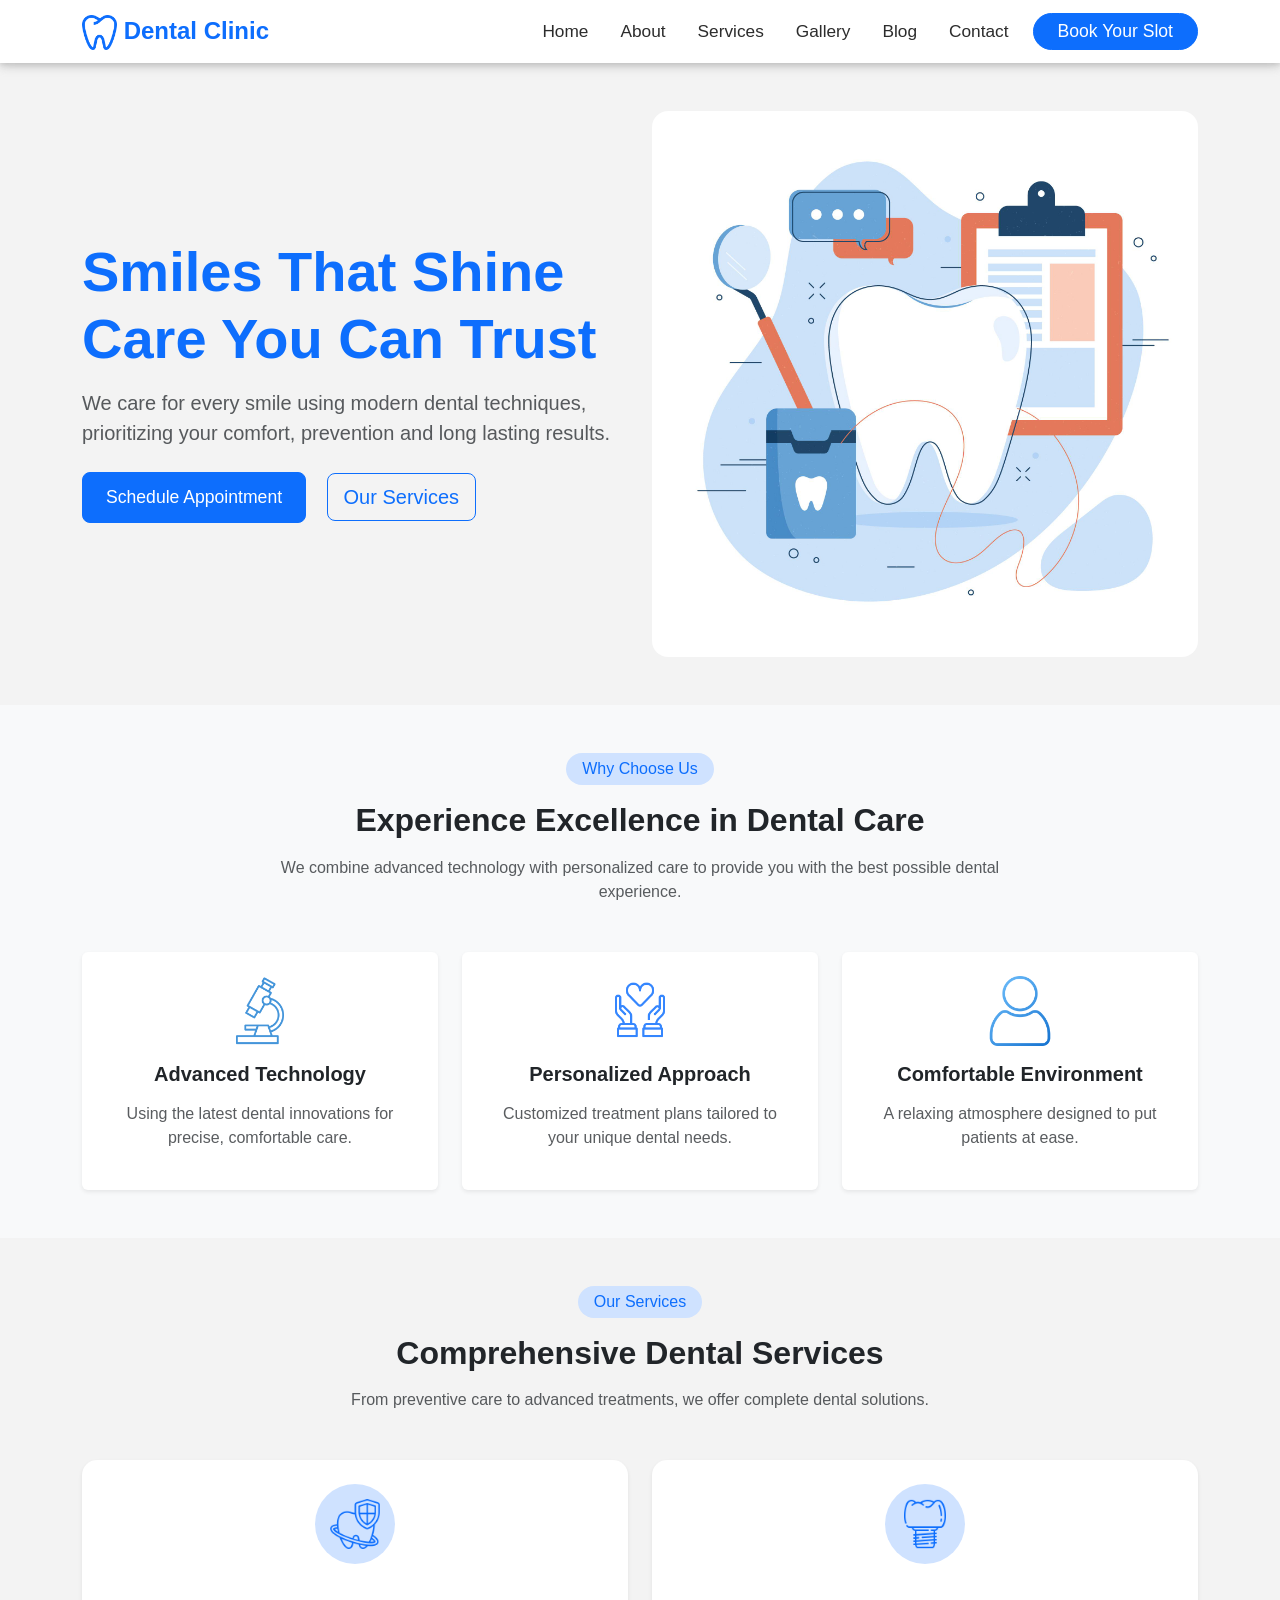
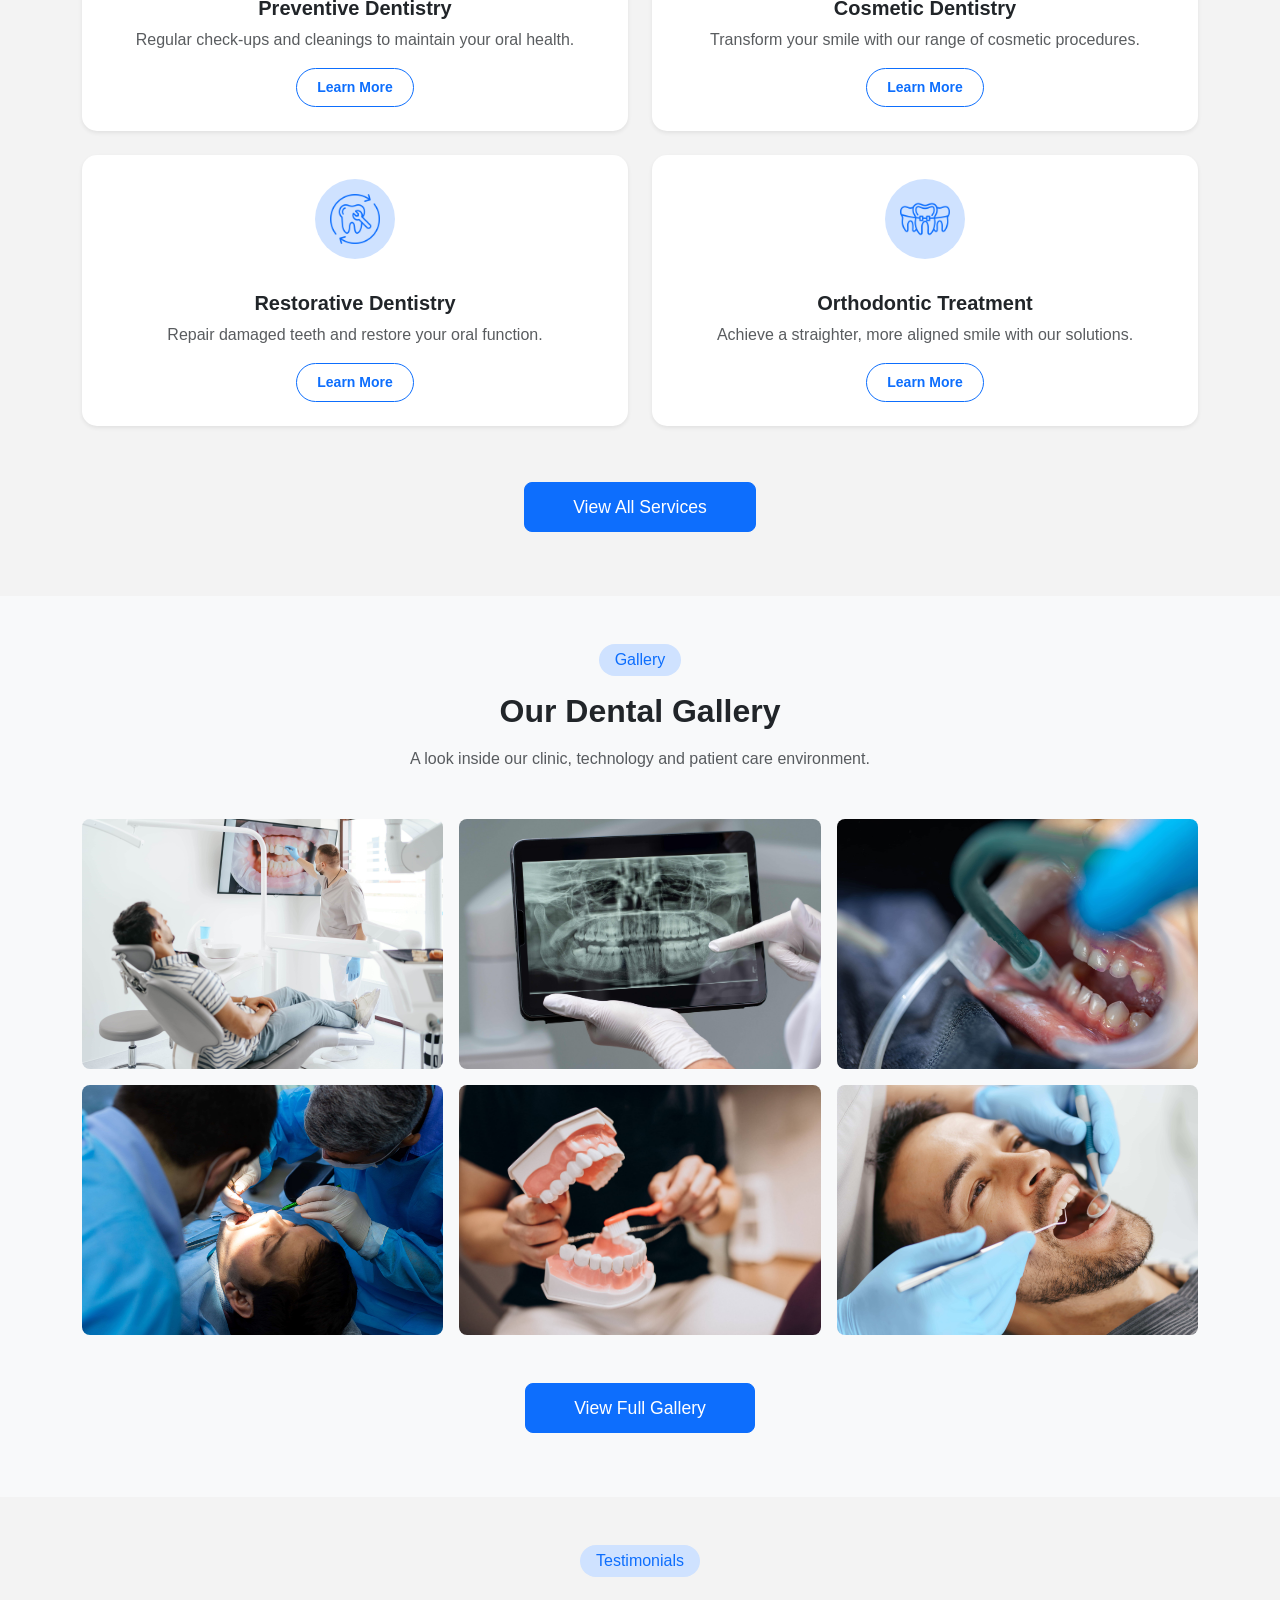
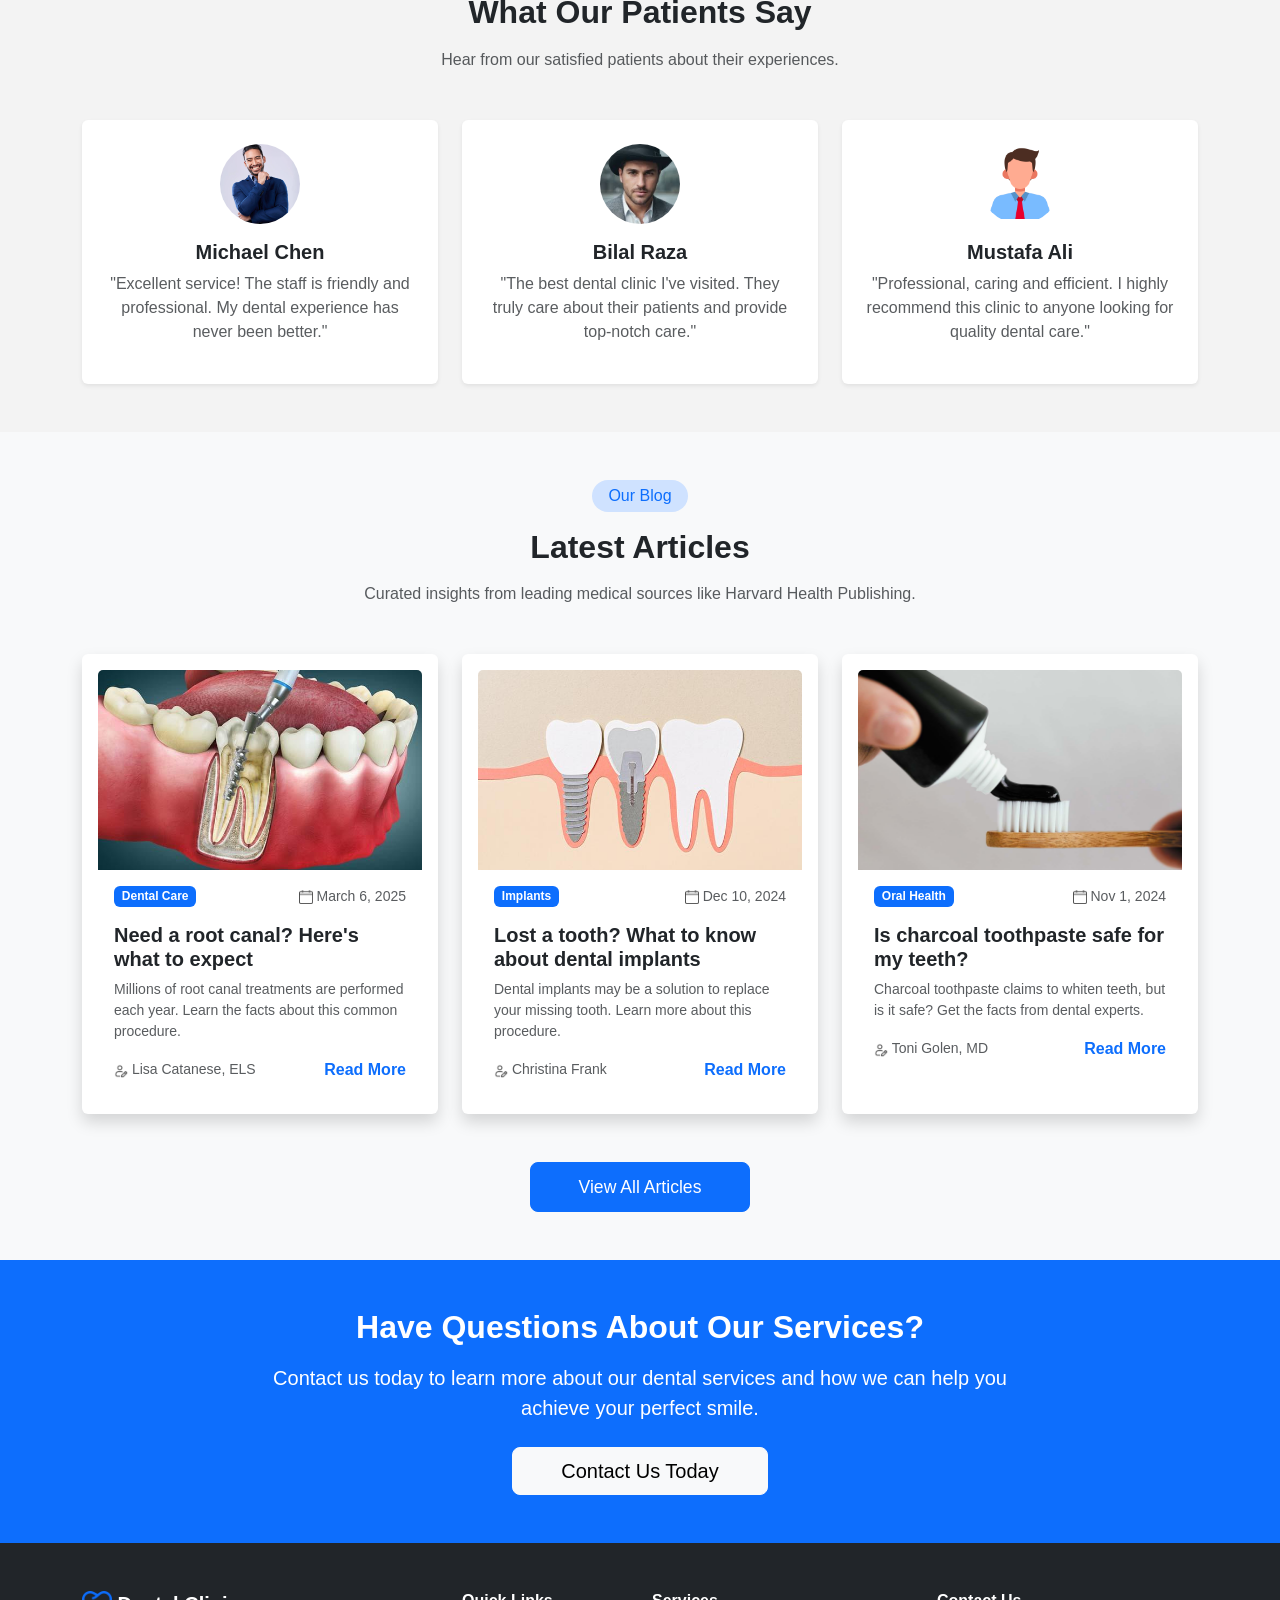
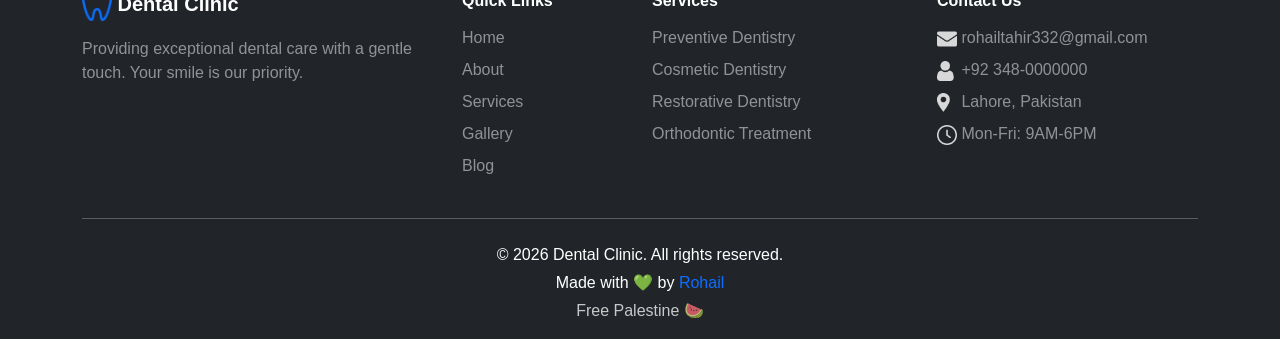
<file: index.html>
<!DOCTYPE html>
<html lang="en">
<head>
    <meta charset="UTF-8">
    <meta name="viewport" content="width=device-width, initial-scale=1.0">
    <title>Dental Clinic - Your Smile is Our Priority</title>
    <link rel="shortcut icon" href="img/icon.jpeg" type="image/x-icon">
    <link rel="stylesheet" href="https://cdn.jsdelivr.net/npm/bootstrap@5.3.8/dist/css/bootstrap.min.css">
    <link rel="stylesheet" href="style.css">
</head>
<body>
    <header class="sticky-top bg-white shadow-sm">
        <nav class="navbar navbar-expand-lg">
            <div class="container">
                <a class="navbar-brand text-primary fw-bold fs-4" href="index.html">
                    <img src="img/tooth.png" alt="logo" width="35"> Dental Clinic
                </a>
                <button class="navbar-toggler" type="button" data-bs-toggle="collapse" data-bs-target="#navbarNav">
                    <span class="navbar-toggler-icon"></span>
                </button>
                <div class="collapse navbar-collapse justify-content-end" id="navbarNav">
                    <ul class="navbar-nav gap-3 align-items-center">
                        <li class="nav-item"><a class="nav-link" href="#home">Home</a></li>
                        <li class="nav-item"><a class="nav-link" href="about.html">About</a></li>
                        <li class="nav-item"><a class="nav-link" href="services.html">Services</a></li>
                        <li class="nav-item"><a class="nav-link" href="gallery.html">Gallery</a></li>
                        <li class="nav-item"><a class="nav-link" href="blog.html">Blog</a></li>
                        <li class="nav-item"><a class="nav-link" href="contact.html">Contact</a></li>
                        <li class="nav-item"><button class="btn btn-primary rounded-pill px-4 py-1" onclick="location.href='contact.html'">Book Your Slot</button></li>
                    </ul>
                </div>
            </div>
        </nav>
    </header>

    <main>
        <section id="home" class="py-5">
            <div class="container">
                <div class="row align-items-center flex-column-reverse flex-lg-row">
                    <div class="col-lg-6 mb-4 mb-lg-0">
                        <h1 class="display-4 fw-bold text-primary mb-3 ">Smiles That Shine<br>Care You Can Trust</h1>
                        <p class="lead text-muted mb-4">We care for every smile using modern dental techniques, prioritizing your comfort, prevention and long lasting results.</p>
                        <button class="btn btn-primary btn-lg me-3 mb-2" onclick="location.href='contact.html'">Schedule Appointment</button>
                        <button class="btn btn-outline-primary btn-lg mb-2" onclick="location.href='#services'">Our Services</button>
                    </div>
                    <div class="col-lg-6">
                        <img class="img-fluid rounded-4" src="img/5569427.jpg" alt="Dental Care">
                    </div>
                </div>
            </div>
        </section> 

        <section id="about" class="py-5 bg-light">
            <div class="container">
                <div class="text-center mb-5">
                    <span class="badge bg-primary-subtle text-primary px-3 py-2 rounded-pill fs-6 fw-normal mb-3">Why Choose Us</span>
                    <h2 class="fw-bold mb-3">Experience Excellence in Dental Care</h2>
                    <p class="text-muted col-lg-8 mx-auto">We combine advanced technology with personalized care to provide you with the best possible dental experience.</p>
                </div>
                <div class="row g-4">
                    <div class="col-lg-4 col-md-6">
                        <div class="card border-0 shadow-sm h-100 text-center p-4 card-hover">
                            <img src="img/tooth1.png" alt="Technology" width="70" class="mx-auto mb-3">
                            <h5 class="fw-bold mb-3">Advanced Technology</h5>
                            <p class="text-muted">Using the latest dental innovations for precise, comfortable care.</p>
                        </div>
                    </div>
                    <div class="col-lg-4 col-md-6">
                        <div class="card border-0 shadow-sm h-100 text-center p-4 card-hover">
                            <img src="img/home.png" alt="Approach" width="70" class="mx-auto mb-3">
                            <h5 class="fw-bold mb-3">Personalized Approach</h5>
                            <p class="text-muted">Customized treatment plans tailored to your unique dental needs.</p>
                        </div>
                    </div>
                    <div class="col-lg-4 col-md-6">
                        <div class="card border-0 shadow-sm h-100 text-center p-4 card-hover">
                            <img src="img/user.png" alt="Environment" width="70" class="mx-auto mb-3">
                            <h5 class="fw-bold mb-3">Comfortable Environment</h5>
                            <p class="text-muted">A relaxing atmosphere designed to put patients at ease.</p>
                        </div>
                    </div>
                </div>
            </div>
        </section>

        <section id="services" class="pb-5">
            <div class="container">
                <div class="text-center mb-5">
                    <span class="badge bg-primary-subtle text-primary px-3 py-2 rounded-pill fs-6 fw-normal mb-3 mt-lg-5">Our Services</span>
                    <h2 class="fw-bold mb-3">Comprehensive Dental Services</h2>
                    <p class="text-muted col-lg-8 mx-auto">From preventive care to advanced treatments, we offer complete dental solutions.</p>
                </div>
                <div class="row g-4">
                    <div class="col-lg-6">
                        <div class="card border-0 shadow-sm p-4 h-100 service-card">
                            <div class="text-center mb-3">
                                <div class="bg-primary-subtle rounded-circle mx-auto mb-3 d-flex align-items-center justify-content-center" style="width: 80px; height: 80px;">
                                    <img src="img/protection.png" alt="Preventive" width="50" height="50">
                                </div>
                            </div>
                            <h5 class="fw-bold mb-2 text-center">Preventive Dentistry</h5>
                            <p class="text-muted mb-3 text-center">Regular check-ups and cleanings to maintain your oral health.</p>
                            <div class="text-center">
                                <a href="services.html" class="btn btn-outline-primary btn-sm service-btn">Learn More</a>
                            </div>
                        </div>
                    </div>
                    <div class="col-lg-6">
                        <div class="card border-0 shadow-sm p-4 h-100 service-card">
                            <div class="text-center mb-3">
                                <div class="bg-primary-subtle rounded-circle mx-auto mb-3 d-flex align-items-center justify-content-center" style="width: 80px; height: 80px;">
                                    <img src="img/implant.png" alt="Cosmetic" width="50" height="50">
                                </div>
                            </div>
                            <h5 class="fw-bold mb-2 text-center">Cosmetic Dentistry</h5>
                            <p class="text-muted mb-3 text-center">Transform your smile with our range of cosmetic procedures.</p>
                            <div class="text-center">
                                <a href="services.html" class="btn btn-outline-primary btn-sm service-btn">Learn More</a>
                            </div>
                        </div>
                    </div>
                    <div class="col-lg-6">
                        <div class="card border-0 shadow-sm p-4 h-100 service-card">
                            <div class="text-center mb-3">
                                <div class="bg-primary-subtle rounded-circle mx-auto mb-3 d-flex align-items-center justify-content-center" style="width: 80px; height: 80px;">
                                    <img src="img/happy-face.png" alt="Restorative" width="50" height="50">
                                </div>
                            </div>
                            <h5 class="fw-bold mb-2 text-center">Restorative Dentistry</h5>
                            <p class="text-muted mb-3 text-center">Repair damaged teeth and restore your oral function.</p>
                            <div class="text-center">
                                <a href="services.html" class="btn btn-outline-primary btn-sm service-btn">Learn More</a>
                            </div>
                        </div>
                    </div>
                    <div class="col-lg-6">
                        <div class="card border-0 shadow-sm p-4 h-100 service-card">
                            <div class="text-center mb-3">
                                <div class="bg-primary-subtle rounded-circle mx-auto mb-3 d-flex align-items-center justify-content-center" style="width: 80px; height: 80px;">
                                    <img src="img/braces.png" alt="Orthodontic" width="50" height="50">
                                </div>
                            </div>
                            <h5 class="fw-bold mb-2 text-center">Orthodontic Treatment</h5>
                            <p class="text-muted mb-3 text-center">Achieve a straighter, more aligned smile with our solutions.</p>
                            <div class="text-center">
                                <a href="services.html" class="btn btn-outline-primary btn-sm service-btn">Learn More</a>
                            </div>
                        </div>
                    </div>
                </div>
                <div class="text-center mt-5">
                    <button class="btn btn-primary btn-lg px-5 mt-2 mb-3" onclick="location.href='services.html'">View All Services</button>
                </div>
            </div>
        </section>

        <section id="gallery" class="py-5 bg-light">
            <div class="container">
                <div class="text-center mb-5">
                    <span class="badge bg-primary-subtle text-primary px-3 py-2 rounded-pill fs-6 fw-normal mb-3">Gallery</span>
                    <h2 class="fw-bold mb-3">Our Dental Gallery</h2>
                    <p class="text-muted col-lg-8 mx-auto">A look inside our clinic, technology and patient care environment.</p>
                </div>
                <div class="row g-3">
                    <div class="col-lg-4 col-md-6">
                        <img class="img-fluid rounded-3 w-100 gallery-hover gallery-img" src="img/g6..jpg" alt="Gallery 1" loading="lazy">
                    </div>
                    <div class="col-lg-4 col-md-6">
                        <img class="img-fluid rounded-3 w-100 gallery-hover gallery-img" src="img/gg.jpg" alt="Gallery 2" loading="lazy">
                    </div>
                    <div class="col-lg-4 col-md-6">
                        <img class="img-fluid rounded-3 w-100 gallery-hover gallery-img" src="img/g6.jpg" alt="Gallery 3" loading="lazy">
                    </div>
                    <div class="col-lg-4 col-md-6">
                        <img class="img-fluid rounded-3 w-100 gallery-hover gallery-img" src="img/g1g.jpg" alt="Gallery 4" loading="lazy">
                    </div>
                    <div class="col-lg-4 col-md-6">
                        <img class="img-fluid rounded-3 w-100 gallery-hover gallery-img" src="img/g1.jpg" alt="Gallery 5" loading="lazy">
                    </div>
                    <div class="col-lg-4 col-md-6">
                        <img class="img-fluid rounded-3 w-100 gallery-hover gallery-img" src="img/g2.jpg" alt="Gallery 6" loading="lazy">
                    </div>
                </div>
                <div class="text-center mt-4">
                    <button class="btn btn-primary btn-lg px-5 mt-4 mb-3" onclick="location.href='gallery.html'">View Full Gallery</button>
                </div>
            </div>
        </section>

        <section id="testimonials" class="py-5">
            <div class="container">
                <div class="text-center mb-5">
                    <span class="badge bg-primary-subtle text-primary px-3 py-2 rounded-pill fs-6 fw-normal mb-3">Testimonials</span>
                    <h2 class="fw-bold mb-3">What Our Patients Say</h2>
                    <p class="text-muted col-lg-8 mx-auto">Hear from our satisfied patients about their experiences.</p>
                </div>
                <div class="row g-4">
                    <div class="col-lg-4 col-md-6">
                        <div class="card border-0 shadow-sm p-4 text-center h-100 card-hover">
                            <img src="img/test1.jpg" alt="Michael" class="testimonial-img rounded-circle mx-auto mb-3">
                            <h5 class="fw-bold mb-2">Michael Chen</h5>
                            <p class="text-muted">"Excellent service! The staff is friendly and professional. My dental experience has never been better."</p>
                        </div>
                    </div>
                    <div class="col-lg-4 col-md-6">
                        <div class="card border-0 shadow-sm p-4 text-center h-100 card-hover">
                            <img src="img/teacher21.jpg" alt="Michael" class="testimonial-img rounded-circle mx-auto mb-3">
                            <h5 class="fw-bold mb-2">Bilal Raza</h5>
                            <p class="text-muted">"The best dental clinic I've visited. They truly care about their patients and provide top-notch care."</p>
                        </div>
                    </div>
                    <div class="col-lg-4 col-md-6">
                        <div class="card border-0 shadow-sm p-4 text-center h-100 card-hover">
                            <img src="img/teacher212.png" alt="Mustafa" class="testimonial-img rounded-circle mx-auto mb-3">
                            <h5 class="fw-bold mb-2">Mustafa Ali</h5>
                            <p class="text-muted">"Professional, caring and efficient. I highly recommend this clinic to anyone looking for quality dental care."</p>
                        </div>
                    </div>
                </div>
            </div>
        </section>

        <section id="blog" class="py-5 bg-light">
            <div class="container">
                <div class="text-center mb-5">
                    <span class="badge bg-primary-subtle text-primary px-3 py-2 rounded-pill fs-6 fw-normal mb-3">Our Blog</span>
                    <h2 class="fw-bold mb-3">Latest Articles</h2>
                    <p class="text-muted col-lg-8 mx-auto">Curated insights from leading medical sources like Harvard Health Publishing.</p>
                </div>
                <div class="row g-4">
                    <div class="col-lg-4 col-md-6">
                        <div class="card border-0 shadow h-100 card-hover p-3">
                            <img src="img/ar1.jpg" alt="Article 1" class="card-img-top blog-img" loading="lazy">
                            <div class="card-body">
                                <div class="d-flex justify-content-between align-items-center mb-3">
                                    <span class="badge bg-primary">Dental Care</span>
                                    <small class="text-muted"><img src="img/date.png" alt="date" width="14"> March 6, 2025</small>
                                </div>
                                <h5 class="fw-bold mb-2">Need a root canal? Here's what to expect</h5>
                                <p class="text-muted small mb-3">Millions of root canal treatments are performed each year. Learn the facts about this common procedure.</p>
                                <div class="d-flex justify-content-between align-items-center">
                                    <small class="text-muted"><img src="img/wr.png" alt="writer" width="14"> Lisa Catanese, ELS</small>
                                    <a href="https://www.health.harvard.edu/diseases-and-conditions/need-a-root-canal-heres-what-to-expect" class="text-primary text-decoration-none fw-semibold" target="_blank">Read More</a>
                                </div>
                            </div>
                        </div>
                    </div>
                    <div class="col-lg-4 col-md-6">
                        <div class="card border-0 shadow h-100 card-hover p-3">
                            <img src="img/ar2.jpg" alt="Article 2" class="card-img-top blog-img" loading="lazy">
                            <div class="card-body">
                                <div class="d-flex justify-content-between align-items-center mb-3">
                                    <span class="badge bg-primary">Implants</span>
                                    <small class="text-muted"><img src="img/date.png" alt="date" width="14"> Dec 10, 2024</small>
                                </div>
                                <h5 class="fw-bold mb-2">Lost a tooth? What to know about dental implants</h5>
                                <p class="text-muted small mb-3">Dental implants may be a solution to replace your missing tooth. Learn more about this procedure.</p>
                                <div class="d-flex justify-content-between align-items-center">
                                    <small class="text-muted"><img src="img/wr.png" alt="writer" width="14"> Christina Frank</small>
                                    <a href="https://www.health.harvard.edu/staying-healthy/lost-a-tooth-what-to-know-about-dental-implants" class="text-primary text-decoration-none fw-semibold" target="_blank">Read More</a>
                                </div>
                            </div>
                        </div>
                    </div>
                    <div class="col-lg-4 col-md-6">
                        <div class="card border-0 shadow h-100 card-hover p-3">
                            <img src="img/ar3.jpg" alt="Article 3" class="card-img-top blog-img" loading="lazy">
                            <div class="card-body">
                                <div class="d-flex justify-content-between align-items-center mb-3">
                                    <span class="badge bg-primary">Oral Health</span>
                                    <small class="text-muted"><img src="img/date.png" alt="date" width="14"> Nov 1, 2024</small>
                                </div>
                                <h5 class="fw-bold mb-2">Is charcoal toothpaste safe for my teeth?</h5>
                                <p class="text-muted small mb-3">Charcoal toothpaste claims to whiten teeth, but is it safe? Get the facts from dental experts.</p>
                                <div class="d-flex justify-content-between align-items-center">
                                    <small class="text-muted"><img src="img/wr.png" alt="writer" width="14" > Toni Golen, MD</small>
                                    <a href="https://www.health.harvard.edu/staying-healthy/is-charcoal-toothpaste-safe-for-my-teeth" class="text-primary text-decoration-none fw-semibold" target="_blank">Read More</a>
                                </div>
                            </div>
                        </div>
                    </div>
                </div>
                <div class="text-center mt-5">
                    <button class="btn btn-primary btn-lg px-5 " onclick="location.href='blog.html'">View All Articles</button>
                </div>
            </div>
        </section>

        <section id="contact" class="py-5 bg-primary text-white">
            <div class="container text-center">
                <h2 class="fw-bold mb-3">Have Questions About Our Services?</h2>
                <p class="lead mb-4 col-lg-8 mx-auto">Contact us today to learn more about our dental services and how we can help you achieve your perfect smile.</p>
                <button class="btn btn-light btn-lg px-5" onclick="location.href='contact.html'">Contact Us Today</button>
            </div>
        </section>
    </main>

    <footer class="bg-dark text-white pt-5 pb-3">
        <div class="container">
            <div class="row g-4">
                <div class="col-lg-4">
                    <h5 class="fw-bold mb-3"><img src="img/tooth.png" alt="logo" width="30"> Dental Clinic</h5>
                    <p class="text-white-50">Providing exceptional dental care with a gentle touch. Your smile is our priority.</p>
                </div>
                <div class="col-lg-2 col-md-4">
                    <h6 class="fw-bold mb-3">Quick Links</h6>
                    <ul class="list-unstyled">
                        <li class="mb-2"><a href="#home" class="text-white-50 text-decoration-none change">Home</a></li>
                        <li class="mb-2"><a href="about.html" class="text-white-50 text-decoration-none change">About</a></li>
                        <li class="mb-2"><a href="services.html" class="text-white-50 text-decoration-none change">Services</a></li>
                        <li class="mb-2"><a href="gallery.html" class="text-white-50 text-decoration-none change">Gallery</a></li>
                        <li class="mb-2"><a href="blog.html" class="text-white-50 text-decoration-none change">Blog</a></li>
                    </ul>
                </div>
                <div class="col-lg-3 col-md-4">
                    <h6 class="fw-bold mb-3">Services</h6>
                    <ul class="list-unstyled">
                        <li class="mb-2"><a href="services.html" class="text-white-50 text-decoration-none change">Preventive Dentistry</a></li>
                        <li class="mb-2"><a href="services.html" class="text-white-50 text-decoration-none change">Cosmetic Dentistry</a></li>
                        <li class="mb-2"><a href="services.html" class="text-white-50 text-decoration-none change">Restorative Dentistry</a></li>
                        <li class="mb-2"><a href="services.html" class="text-white-50 text-decoration-none change">Orthodontic Treatment</a></li>
                    </ul>
                </div>
                <div class="col-lg-3 col-md-4">
                    <h6 class="fw-bold mb-3">Contact Us</h6>
                    <ul class="list-unstyled text-white-50">
                      <li class="mb-2"><img src="img/email.png" alt="" width="20px">  rohailtahir332@gmail.com</li>
                      <li class="mb-2"><img src="img/user w.png" alt="" width="20px"> +92 348-0000000</li>
                      <li class="mb-2"><img src="img/gps.png" alt="" width="20px"> Lahore, Pakistan</li>
                        <li class="mb-2"><img src="img/clock.png" alt="" width="20px"> Mon-Fri: 9AM-6PM</li>
                    </ul>
                </div>
            </div>
            <hr class="my-4 opacity-25 ">
            <div class="text-center">
                <p class="mb-1">© 2026 Dental Clinic. All rights reserved.</p>
                <p class="mb-1">Made with 💚 by <a href="https://github.com/rohail332" target="_blank" class="text-primary text-decoration-none">Rohail</a></p>
                <p class="mb-0 opacity-75">Free Palestine 🍉</p>
            </div>
        </div>
    </footer>
    <script src="https://cdn.jsdelivr.net/npm/bootstrap@5.3.8/dist/js/bootstrap.bundle.min.js"></script>
</body>
</html>
</file>
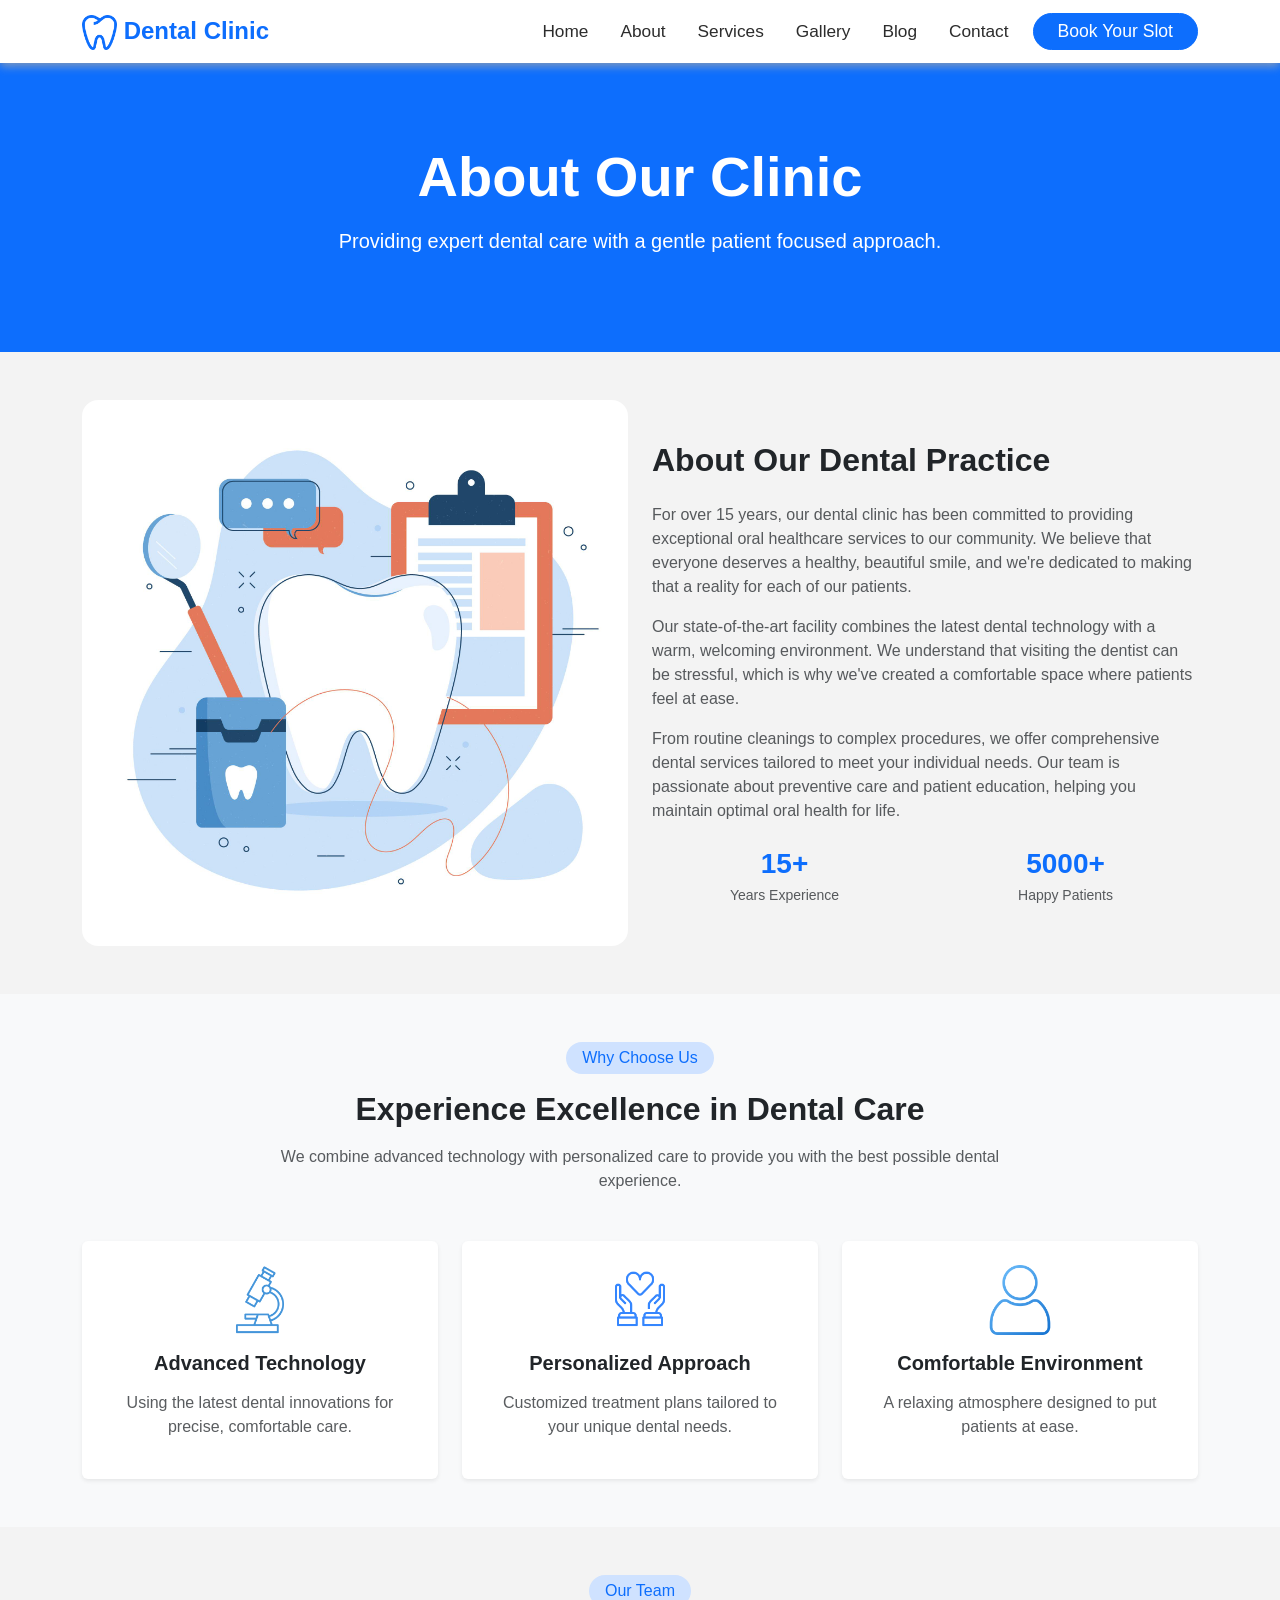
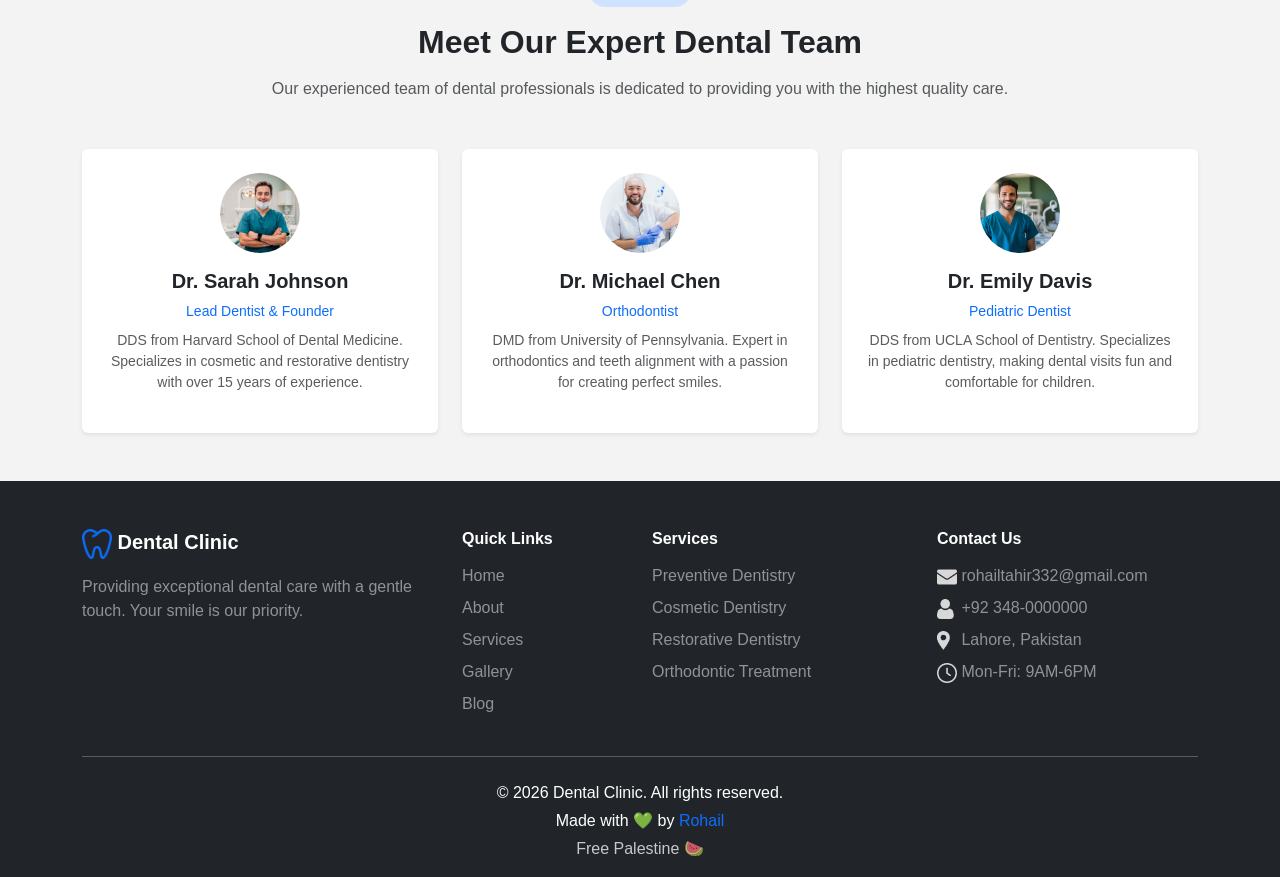
<file: about.html>
<!DOCTYPE html>
<html lang="en">
<head>
    <meta charset="UTF-8">
    <meta name="viewport" content="width=device-width, initial-scale=1.0">
    <title>About - Dental Clinic</title>
    <link rel="shortcut icon" href="img/icon.jpeg" type="image/x-icon">
    <link rel="stylesheet" href="https://cdn.jsdelivr.net/npm/bootstrap@5.3.8/dist/css/bootstrap.min.css">
    <link rel="stylesheet" href="style.css">
</head>
<body>
    <header class="sticky-top bg-white shadow-sm">
        <nav class="navbar navbar-expand-lg">
            <div class="container">
                <a class="navbar-brand text-primary fw-bold fs-4" href="index.html">
                    <img src="img/tooth.png" alt="logo" width="35"> Dental Clinic
                </a>
                <button class="navbar-toggler" type="button" data-bs-toggle="collapse" data-bs-target="#navbarNav">
                    <span class="navbar-toggler-icon"></span>
                </button>
                <div class="collapse navbar-collapse justify-content-end" id="navbarNav">
                    <ul class="navbar-nav gap-3 align-items-center">
                        <li class="nav-item"><a class="nav-link" href="index.html">Home</a></li>
                        <li class="nav-item"><a class="nav-link" href="about.html">About</a></li>
                        <li class="nav-item"><a class="nav-link" href="services.html">Services</a></li>
                        <li class="nav-item"><a class="nav-link" href="gallery.html">Gallery</a></li>
                        <li class="nav-item"><a class="nav-link" href="blog.html">Blog</a></li>
                        <li class="nav-item"><a class="nav-link" href="contact.html">Contact</a></li>
                        <li class="nav-item"><button class="btn btn-primary rounded-pill px-4 py-1" onclick="location.href='contact.html'">Book Your Slot</button></li>
                    </ul>
                </div>
            </div>
        </nav>
    </header>

    <main>
        <section class="bg-primary text-white text-center header-section">
            <div class="container">
                <h1 class="fw-bold display-4 mb-3">About Our Clinic</h1>
                <p class="lead">Providing expert dental care with a gentle patient focused approach.</p>
            </div>
        </section>
        
        <section class="py-5">
            <div class="container">
                <div class="row align-items-center">
                    <div class="col-lg-6 mb-4 mb-lg-0">
                        <img class="img-fluid rounded-4" src="img/5569427.jpg" alt="Dental Care">
                    </div>
                    <div class="col-lg-6">
                        <h2 class="fw-bold mb-4">About Our Dental Practice</h2>
                        <p class="text-muted mb-3">For over 15 years, our dental clinic has been committed to providing exceptional oral healthcare services to our community. We believe that everyone deserves a healthy, beautiful smile, and we're dedicated to making that a reality for each of our patients.</p>
                        <p class="text-muted mb-3">Our state-of-the-art facility combines the latest dental technology with a warm, welcoming environment. We understand that visiting the dentist can be stressful, which is why we've created a comfortable space where patients feel at ease.</p>
                        <p class="text-muted mb-4">From routine cleanings to complex procedures, we offer comprehensive dental services tailored to meet your individual needs. Our team is passionate about preventive care and patient education, helping you maintain optimal oral health for life.</p>
                        <div class="row g-3">
                            <div class="col-6">
                                <div class="text-center">
                                    <h3 class="text-primary fw-bold mb-1">15+</h3>
                                    <p class="small text-muted mb-0">Years Experience</p>
                                </div>
                            </div>
                            <div class="col-6">
                                <div class="text-center">
                                    <h3 class="text-primary fw-bold mb-1">5000+</h3>
                                    <p class="small text-muted mb-0">Happy Patients</p>
                                </div>
                            </div>
                        </div>
                    </div>
                </div>
            </div>
        </section>

        <section class="py-5 bg-light">
            <div class="container">
                <div class="text-center mb-5">
                    <span class="badge bg-primary-subtle text-primary px-3 py-2 rounded-pill fs-6 fw-normal mb-3">Why Choose Us</span>
                    <h2 class="fw-bold mb-3">Experience Excellence in Dental Care</h2>
                    <p class="text-muted col-lg-8 mx-auto">We combine advanced technology with personalized care to provide you with the best possible dental experience.</p>
                </div>
                <div class="row g-4">
                    <div class="col-lg-4 col-md-6">
                        <div class="card border-0 shadow-sm h-100 text-center p-4 card-hover">
                            <img src="img/tooth1.png" alt="Technology" width="70" class="mx-auto mb-3">
                            <h5 class="fw-bold mb-3">Advanced Technology</h5>
                            <p class="text-muted">Using the latest dental innovations for precise, comfortable care.</p>
                        </div>
                    </div>
                    <div class="col-lg-4 col-md-6">
                        <div class="card border-0 shadow-sm h-100 text-center p-4 card-hover">
                            <img src="img/home.png" alt="Approach" width="70" class="mx-auto mb-3">
                            <h5 class="fw-bold mb-3">Personalized Approach</h5>
                            <p class="text-muted">Customized treatment plans tailored to your unique dental needs.</p>
                        </div>
                    </div>
                    <div class="col-lg-4 col-md-6">
                        <div class="card border-0 shadow-sm h-100 text-center p-4 card-hover">
                            <img src="img/user.png" alt="Environment" width="70" class="mx-auto mb-3">
                            <h5 class="fw-bold mb-3">Comfortable Environment</h5>
                            <p class="text-muted">A relaxing atmosphere designed to put patients at ease.</p>
                        </div>
                    </div>
                </div>
            </div>
        </section>

        <section class="py-5">
            <div class="container">
                <div class="text-center mb-5">
                    <span class="badge bg-primary-subtle text-primary px-3 py-2 rounded-pill fs-6 fw-normal mb-3">Our Team</span>
                    <h2 class="fw-bold mb-3">Meet Our Expert Dental Team</h2>
                    <p class="text-muted col-lg-8 mx-auto">Our experienced team of dental professionals is dedicated to providing you with the highest quality care.</p>
                </div>
                <div class="row g-4">
                    <div class="col-lg-4 col-md-6">
                        <div class="card border-0 shadow-sm text-center p-4 card-hover">
                            <img src="img/doctor.jpg" alt="Dr. Sarah Johnson" class="testimonial-img rounded-circle mx-auto mb-3">
                            <h5 class="fw-bold mb-2">Dr. Sarah Johnson</h5>
                            <p class="text-primary small mb-2">Lead Dentist & Founder</p>
                            <p class="text-muted small">DDS from Harvard School of Dental Medicine. Specializes in cosmetic and restorative dentistry with over 15 years of experience.</p>
                        </div>
                    </div>
                    <div class="col-lg-4 col-md-6">
                        <div class="card border-0 shadow-sm text-center p-4 card-hover">
                            <img src="img/doctor1.jpg" alt="Dr. Michael Chen" class="testimonial-img rounded-circle mx-auto mb-3">
                            <h5 class="fw-bold mb-2">Dr. Michael Chen</h5>
                            <p class="text-primary small mb-2">Orthodontist</p>
                            <p class="text-muted small">DMD from University of Pennsylvania. Expert in orthodontics and teeth alignment with a passion for creating perfect smiles.</p>
                        </div>
                    </div>
                    <div class="col-lg-4 col-md-6">
                        <div class="card border-0 shadow-sm text-center p-4 card-hover">
                            <img src="img/doctor2.jpg" alt="Dr. Emily Davis" class="testimonial-img rounded-circle mx-auto mb-3">
                            <h5 class="fw-bold mb-2">Dr. Emily Davis</h5>
                            <p class="text-primary small mb-2">Pediatric Dentist</p>
                            <p class="text-muted small">DDS from UCLA School of Dentistry. Specializes in pediatric dentistry, making dental visits fun and comfortable for children.</p>
                        </div>
                    </div>
                </div>
            </div>
        </section>
    </main>

    <footer class="bg-dark text-white pt-5 pb-3">
        <div class="container">
            <div class="row g-4">
                <div class="col-lg-4">
                    <h5 class="fw-bold mb-3"><img src="img/tooth.png" alt="logo" width="30"> Dental Clinic</h5>
                    <p class="text-white-50">Providing exceptional dental care with a gentle touch. Your smile is our priority.</p>
                </div>
                <div class="col-lg-2 col-md-4">
                    <h6 class="fw-bold mb-3">Quick Links</h6>
                    <ul class="list-unstyled">
                        <li class="mb-2"><a href="index.html" class="text-white-50 text-decoration-none change">Home</a></li>
                        <li class="mb-2"><a href="about.html" class="text-white-50 text-decoration-none change">About</a></li>
                        <li class="mb-2"><a href="services.html" class="text-white-50 text-decoration-none change">Services</a></li>
                        <li class="mb-2"><a href="gallery.html" class="text-white-50 text-decoration-none change">Gallery</a></li>
                        <li class="mb-2"><a href="blog.html" class="text-white-50 text-decoration-none change">Blog</a></li>
                    </ul>
                </div>
                <div class="col-lg-3 col-md-4">
                    <h6 class="fw-bold mb-3">Services</h6>
                    <ul class="list-unstyled">
                        <li class="mb-2"><a href="services.html" class="text-white-50 text-decoration-none change">Preventive Dentistry</a></li>
                        <li class="mb-2"><a href="services.html" class="text-white-50 text-decoration-none change">Cosmetic Dentistry</a></li>
                        <li class="mb-2"><a href="services.html" class="text-white-50 text-decoration-none change">Restorative Dentistry</a></li>
                        <li class="mb-2"><a href="services.html" class="text-white-50 text-decoration-none change">Orthodontic Treatment</a></li>
                    </ul>
                </div>
                <div class="col-lg-3 col-md-4">
                    <h6 class="fw-bold mb-3">Contact Us</h6>
                    <ul class="list-unstyled text-white-50">
                      <li class="mb-2"><img src="img/email.png" alt="" width="20px">  rohailtahir332@gmail.com</li>
                      <li class="mb-2"><img src="img/user w.png" alt="" width="20px"> +92 348-0000000</li>
                      <li class="mb-2"><img src="img/gps.png" alt="" width="20px"> Lahore, Pakistan</li>
                        <li class="mb-2"><img src="img/clock.png" alt="" width="20px"> Mon-Fri: 9AM-6PM</li>
                    </ul>
                </div>
            </div>
            <hr class="my-4 opacity-25">
            <div class="text-center">
                <p class="mb-1">© 2026 Dental Clinic. All rights reserved.</p>
                <p class="mb-1">Made with 💚 by <a href="https://github.com/rohail332" target="_blank" class="text-primary text-decoration-none">Rohail</a></p>
                <p class="mb-0 opacity-75">Free Palestine 🍉</p>
            </div>
        </div>
    </footer>
    <script src="https://cdn.jsdelivr.net/npm/bootstrap@5.3.8/dist/js/bootstrap.bundle.min.js"></script>
</body>
</html>
</file>
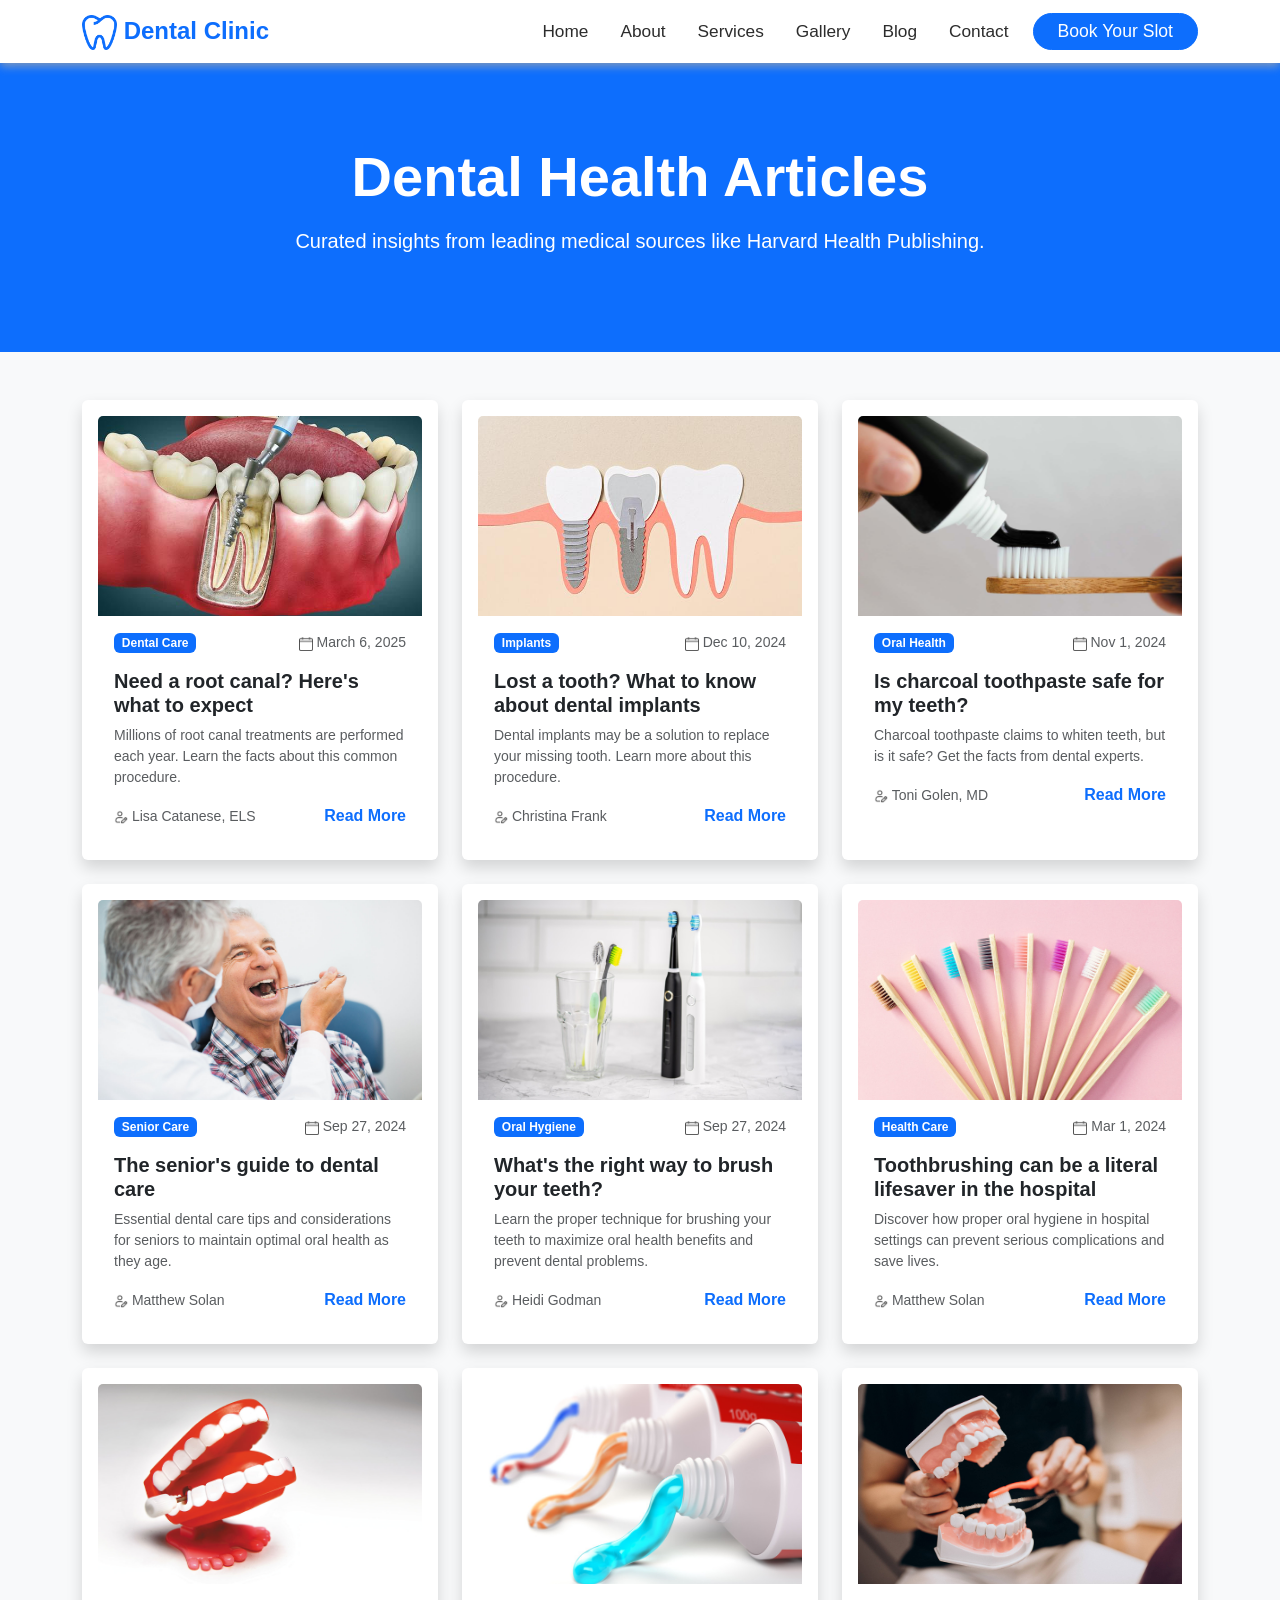
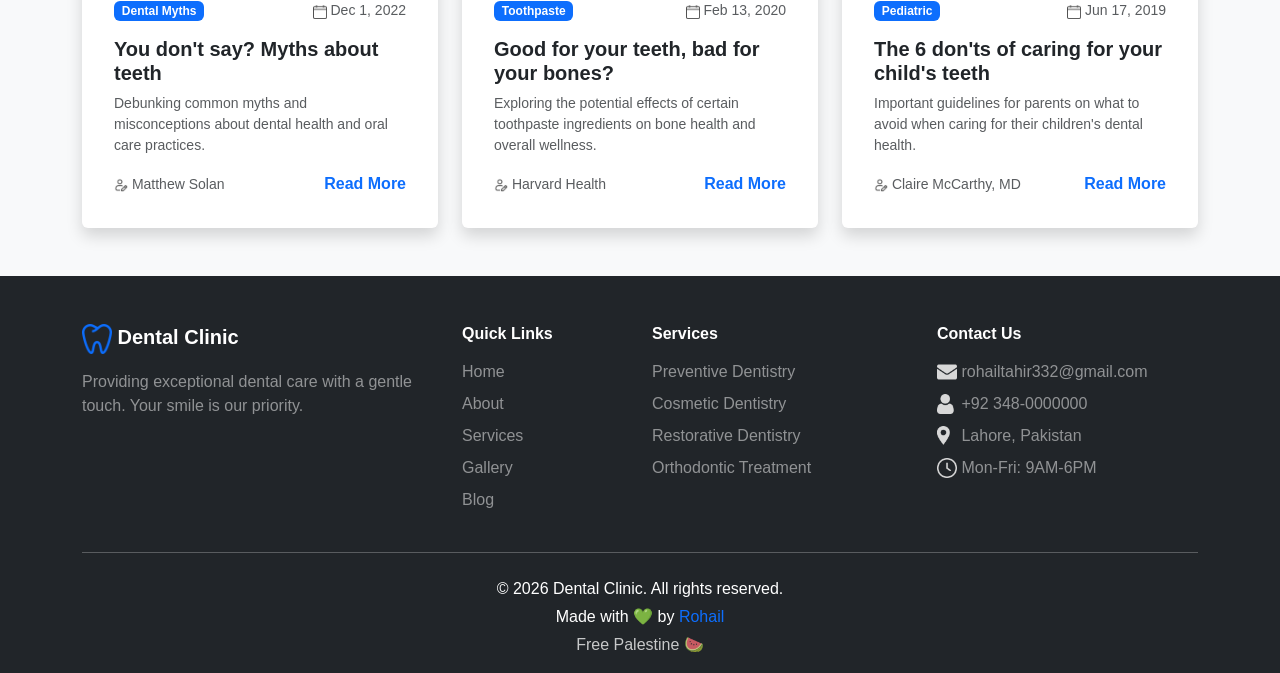
<file: blog.html>
<!DOCTYPE html>
<html lang="en">
<head>
    <meta charset="UTF-8">
    <meta name="viewport" content="width=device-width, initial-scale=1.0">
    <title>Blog - Dental Clinic</title>
    <link rel="shortcut icon" href="img/icon.jpeg" type="image/x-icon">
    <link rel="stylesheet" href="https://cdn.jsdelivr.net/npm/bootstrap@5.3.8/dist/css/bootstrap.min.css">
    <link rel="stylesheet" href="style.css">
</head>
<body>
    <header class="sticky-top bg-white shadow-sm">
        <nav class="navbar navbar-expand-lg">
            <div class="container">
                <a class="navbar-brand text-primary fw-bold fs-4" href="index.html">
                    <img src="img/tooth.png" alt="logo" width="35"> Dental Clinic
                </a>
                <button class="navbar-toggler" type="button" data-bs-toggle="collapse" data-bs-target="#navbarNav">
                    <span class="navbar-toggler-icon"></span>
                </button>
                <div class="collapse navbar-collapse justify-content-end" id="navbarNav">
                    <ul class="navbar-nav gap-3 align-items-center">
                        <li class="nav-item"><a class="nav-link" href="index.html">Home</a></li>
                        <li class="nav-item"><a class="nav-link" href="about.html">About</a></li>
                        <li class="nav-item"><a class="nav-link" href="services.html">Services</a></li>
                        <li class="nav-item"><a class="nav-link" href="gallery.html">Gallery</a></li>
                        <li class="nav-item"><a class="nav-link" href="blog.html">Blog</a></li>
                        <li class="nav-item"><a class="nav-link" href="contact.html">Contact</a></li>
                        <li class="nav-item"><button class="btn btn-primary rounded-pill px-4 py-1" onclick="location.href='contact.html'">Book Your Slot</button></li>
                    </ul>
                </div>
            </div>
        </nav>
    </header>

    <main>
        <section class="bg-primary text-white text-center header-section">
            <div class="container">
                <h1 class="fw-bold display-4 mb-3">Dental Health Articles</h1>
                <p class="lead">Curated insights from leading medical sources like Harvard Health Publishing.</p>
            </div>
        </section>

        <section id="blog" class="py-5 bg-light">
            <div class="container">
                <div class="row g-4">
                    <div class="col-lg-4 col-md-6">
                        <div class="card border-0 shadow h-100 card-hover p-3">
                            <img src="img/ar1.jpg" alt="Article 1" class="card-img-top blog-img" loading="lazy">
                            <div class="card-body">
                                <div class="d-flex justify-content-between align-items-center mb-3">
                                    <span class="badge bg-primary">Dental Care</span>
                                    <small class="text-muted"><img src="img/date.png" alt="date" width="14"> March 6, 2025</small>
                                </div>
                                <h5 class="fw-bold mb-2">Need a root canal? Here's what to expect</h5>
                                <p class="text-muted small mb-3">Millions of root canal treatments are performed each year. Learn the facts about this common procedure.</p>
                                <div class="d-flex justify-content-between align-items-center">
                                    <small class="text-muted"><img src="img/wr.png" alt="writer" width="14"> Lisa Catanese, ELS</small>
                                    <a href="https://www.health.harvard.edu/diseases-and-conditions/need-a-root-canal-heres-what-to-expect" class="text-primary text-decoration-none fw-semibold" target="_blank">Read More</a>
                                </div>
                            </div>
                        </div>
                    </div>
                    <div class="col-lg-4 col-md-6">
                        <div class="card border-0 shadow h-100 card-hover p-3">
                            <img src="img/ar2.jpg" alt="Article 2" class="card-img-top blog-img" loading="lazy">
                            <div class="card-body">
                                <div class="d-flex justify-content-between align-items-center mb-3">
                                    <span class="badge bg-primary">Implants</span>
                                    <small class="text-muted"><img src="img/date.png" alt="date" width="14"> Dec 10, 2024</small>
                                </div>
                                <h5 class="fw-bold mb-2">Lost a tooth? What to know about dental implants</h5>
                                <p class="text-muted small mb-3">Dental implants may be a solution to replace your missing tooth. Learn more about this procedure.</p>
                                <div class="d-flex justify-content-between align-items-center">
                                    <small class="text-muted"><img src="img/wr.png" alt="writer" width="14"> Christina Frank</small>
                                    <a href="https://www.health.harvard.edu/staying-healthy/lost-a-tooth-what-to-know-about-dental-implants" class="text-primary text-decoration-none fw-semibold" target="_blank">Read More</a>
                                </div>
                            </div>
                        </div>
                    </div>
                    <div class="col-lg-4 col-md-6">
                        <div class="card border-0 shadow h-100 card-hover p-3">
                            <img src="img/ar3.jpg" alt="Article 3" class="card-img-top blog-img" loading="lazy">
                            <div class="card-body">
                                <div class="d-flex justify-content-between align-items-center mb-3">
                                    <span class="badge bg-primary">Oral Health</span>
                                    <small class="text-muted"><img src="img/date.png" alt="date" width="14"> Nov 1, 2024</small>
                                </div>
                                <h5 class="fw-bold mb-2">Is charcoal toothpaste safe for my teeth?</h5>
                                <p class="text-muted small mb-3">Charcoal toothpaste claims to whiten teeth, but is it safe? Get the facts from dental experts.</p>
                                <div class="d-flex justify-content-between align-items-center">
                                    <small class="text-muted"><img src="img/wr.png" alt="writer" width="14"> Toni Golen, MD</small>
                                    <a href="https://www.health.harvard.edu/staying-healthy/is-charcoal-toothpaste-safe-for-my-teeth" class="text-primary text-decoration-none fw-semibold" target="_blank">Read More</a>
                                </div>
                            </div>
                        </div>
                    </div>
                    <div class="col-lg-4 col-md-6">
                        <div class="card border-0 shadow h-100 card-hover p-3">
                            <img src="img/ar4.jpg" alt="Article 4" class="card-img-top blog-img" loading="lazy">
                            <div class="card-body">
                                <div class="d-flex justify-content-between align-items-center mb-3">
                                    <span class="badge bg-primary">Senior Care</span>
                                    <small class="text-muted"><img src="img/date.png" alt="date" width="14"> Sep 27, 2024</small>
                                </div>
                                <h5 class="fw-bold mb-2">The senior's guide to dental care</h5>
                                <p class="text-muted small mb-3">Essential dental care tips and considerations for seniors to maintain optimal oral health as they age.</p>
                                <div class="d-flex justify-content-between align-items-center">
                                    <small class="text-muted"><img src="img/wr.png" alt="writer" width="14"> Matthew Solan</small>
                                    <a href="https://www.health.harvard.edu/staying-healthy/the-seniors-guide-to-dental-care" class="text-primary text-decoration-none fw-semibold" target="_blank">Read More</a>
                                </div>
                            </div>
                        </div>
                    </div>
                    <div class="col-lg-4 col-md-6">
                        <div class="card border-0 shadow h-100 card-hover p-3">
                            <img src="img/ar5.jpg" alt="Article 5" class="card-img-top blog-img" loading="lazy">
                            <div class="card-body">
                                <div class="d-flex justify-content-between align-items-center mb-3">
                                    <span class="badge bg-primary">Oral Hygiene</span>
                                    <small class="text-muted"><img src="img/date.png" alt="date" width="14"> Sep 27, 2024</small>
                                </div>
                                <h5 class="fw-bold mb-2">What's the right way to brush your teeth?</h5>
                                <p class="text-muted small mb-3">Learn the proper technique for brushing your teeth to maximize oral health benefits and prevent dental problems.</p>
                                <div class="d-flex justify-content-between align-items-center">
                                    <small class="text-muted"><img src="img/wr.png" alt="writer" width="14"> Heidi Godman</small>
                                    <a href="https://www.health.harvard.edu/blog/whats-the-right-way-to-brush-your-teeth-202211232854" class="text-primary text-decoration-none fw-semibold" target="_blank">Read More</a>
                                </div>
                            </div>
                        </div>
                    </div>
                    <div class="col-lg-4 col-md-6">
                        <div class="card border-0 shadow h-100 card-hover p-3">
                            <img src="img/ar6.jpg" alt="Article 6" class="card-img-top blog-img" loading="lazy">
                            <div class="card-body">
                                <div class="d-flex justify-content-between align-items-center mb-3">
                                    <span class="badge bg-primary">Health Care</span>
                                    <small class="text-muted"><img src="img/date.png" alt="date" width="14"> Mar 1, 2024</small>
                                </div>
                                <h5 class="fw-bold mb-2">Toothbrushing can be a literal lifesaver in the hospital</h5>
                                <p class="text-muted small mb-3">Discover how proper oral hygiene in hospital settings can prevent serious complications and save lives.</p>
                                <div class="d-flex justify-content-between align-items-center">
                                    <small class="text-muted"><img src="img/wr.png" alt="writer" width="14"> Matthew Solan</small>
                                    <a href="https://www.health.harvard.edu/staying-healthy/toothbrushing-can-be-a-literal-lifesaver-in-the-hospital" class="text-primary text-decoration-none fw-semibold" target="_blank">Read More</a>
                                </div>
                            </div>
                        </div>
                    </div>
                    <div class="col-lg-4 col-md-6">
                        <div class="card border-0 shadow h-100 card-hover p-3">
                            <img src="img/ar7.jpg" alt="Article 7" class="card-img-top blog-img" loading="lazy">
                            <div class="card-body">
                                <div class="d-flex justify-content-between align-items-center mb-3">
                                    <span class="badge bg-primary">Dental Myths</span>
                                    <small class="text-muted"><img src="img/date.png" alt="date" width="14"> Dec 1, 2022</small>
                                </div>
                                <h5 class="fw-bold mb-2">You don't say? Myths about teeth</h5>
                                <p class="text-muted small mb-3">Debunking common myths and misconceptions about dental health and oral care practices.</p>
                                <div class="d-flex justify-content-between align-items-center">
                                    <small class="text-muted"><img src="img/wr.png" alt="writer" width="14"> Matthew Solan</small>
                                    <a href="https://www.health.harvard.edu/staying-healthy/you-dont-say-myths-about-teeth" class="text-primary text-decoration-none fw-semibold" target="_blank">Read More</a>
                                </div>
                            </div>
                        </div>
                    </div>
                    <div class="col-lg-4 col-md-6">
                        <div class="card border-0 shadow h-100 card-hover p-3">
                            <img src="img/ar8.jpg" alt="Article 8" class="card-img-top blog-img" loading="lazy">
                            <div class="card-body">
                                <div class="d-flex justify-content-between align-items-center mb-3">
                                    <span class="badge bg-primary">Toothpaste</span>
                                    <small class="text-muted"><img src="img/date.png" alt="date" width="14"> Feb 13, 2020</small>
                                </div>
                                <h5 class="fw-bold mb-2">Good for your teeth, bad for your bones?</h5>
                                <p class="text-muted small mb-3">Exploring the potential effects of certain toothpaste ingredients on bone health and overall wellness.</p>
                                <div class="d-flex justify-content-between align-items-center">
                                    <small class="text-muted"><img src="img/wr.png" alt="writer" width="14"> Harvard Health</small>
                                    <a href="https://www.health.harvard.edu/blog/is-your-toothpaste-bad-for-your-bones-2020021318888" class="text-primary text-decoration-none fw-semibold" target="_blank">Read More</a>
                                </div>
                            </div>
                        </div>
                    </div>
                    <div class="col-lg-4 col-md-6">
                        <div class="card border-0 shadow h-100 card-hover p-3">
                            <img src="img/g1.jpg" alt="Article 9" class="card-img-top blog-img" loading="lazy">
                            <div class="card-body">
                                <div class="d-flex justify-content-between align-items-center mb-3">
                                    <span class="badge bg-primary">Pediatric</span>
                                    <small class="text-muted"><img src="img/date.png" alt="date" width="14"> Jun 17, 2019</small>
                                </div>
                                <h5 class="fw-bold mb-2">The 6 don'ts of caring for your child's teeth</h5>
                                <p class="text-muted small mb-3">Important guidelines for parents on what to avoid when caring for their children's dental health.</p>
                                <div class="d-flex justify-content-between align-items-center">
                                    <small class="text-muted"><img src="img/wr.png" alt="writer" width="14"> Claire McCarthy, MD</small>
                                    <a href="https://www.health.harvard.edu/blog/the-6-donts-of-caring-for-your-childs-teeth-2019061716887" class="text-primary text-decoration-none fw-semibold" target="_blank">Read More</a>
                                </div>
                            </div>
                        </div>
                    </div>
                </div>
            </div>
        </section>
    </main>

    <footer class="bg-dark text-white pt-5 pb-3">
        <div class="container">
            <div class="row g-4">
                <div class="col-lg-4">
                    <h5 class="fw-bold mb-3"><img src="img/tooth.png" alt="logo" width="30"> Dental Clinic</h5>
                    <p class="text-white-50">Providing exceptional dental care with a gentle touch. Your smile is our priority.</p>
                </div>
                <div class="col-lg-2 col-md-4">
                    <h6 class="fw-bold mb-3">Quick Links</h6>
                    <ul class="list-unstyled">
                        <li class="mb-2"><a href="index.html" class="text-white-50 text-decoration-none change">Home</a></li>
                        <li class="mb-2"><a href="about.html" class="text-white-50 text-decoration-none change">About</a></li>
                        <li class="mb-2"><a href="services.html" class="text-white-50 text-decoration-none change">Services</a></li>
                        <li class="mb-2"><a href="gallery.html" class="text-white-50 text-decoration-none change">Gallery</a></li>
                        <li class="mb-2"><a href="blog.html" class="text-white-50 text-decoration-none change">Blog</a></li>
                    </ul>
                </div>
                <div class="col-lg-3 col-md-4">
                    <h6 class="fw-bold mb-3">Services</h6>
                    <ul class="list-unstyled">
                        <li class="mb-2"><a href="services.html" class="text-white-50 text-decoration-none change">Preventive Dentistry</a></li>
                        <li class="mb-2"><a href="services.html" class="text-white-50 text-decoration-none change">Cosmetic Dentistry</a></li>
                        <li class="mb-2"><a href="services.html" class="text-white-50 text-decoration-none change">Restorative Dentistry</a></li>
                        <li class="mb-2"><a href="services.html" class="text-white-50 text-decoration-none change">Orthodontic Treatment</a></li>
                    </ul>
                </div>
                <div class="col-lg-3 col-md-4">
                    <h6 class="fw-bold mb-3">Contact Us</h6>
                    <ul class="list-unstyled text-white-50">
                      <li class="mb-2"><img src="img/email.png" alt="" width="20px">  rohailtahir332@gmail.com</li>
                      <li class="mb-2"><img src="img/user w.png" alt="" width="20px"> +92 348-0000000</li>
                      <li class="mb-2"><img src="img/gps.png" alt="" width="20px"> Lahore, Pakistan</li>
                        <li class="mb-2"><img src="img/clock.png" alt="" width="20px"> Mon-Fri: 9AM-6PM</li>
                    </ul>
                </div>
            </div>
            <hr class="my-4 opacity-25">
            <div class="text-center">
                <p class="mb-1">© 2026 Dental Clinic. All rights reserved.</p>
                <p class="mb-1">Made with 💚 by <a href="https://github.com/rohail332" target="_blank" class="text-primary text-decoration-none">Rohail</a></p>
                <p class="mb-0 opacity-75">Free Palestine 🍉</p>
            </div>
        </div>
    </footer>
    <script src="https://cdn.jsdelivr.net/npm/bootstrap@5.3.8/dist/js/bootstrap.bundle.min.js"></script>
</body>
</html>
</file>
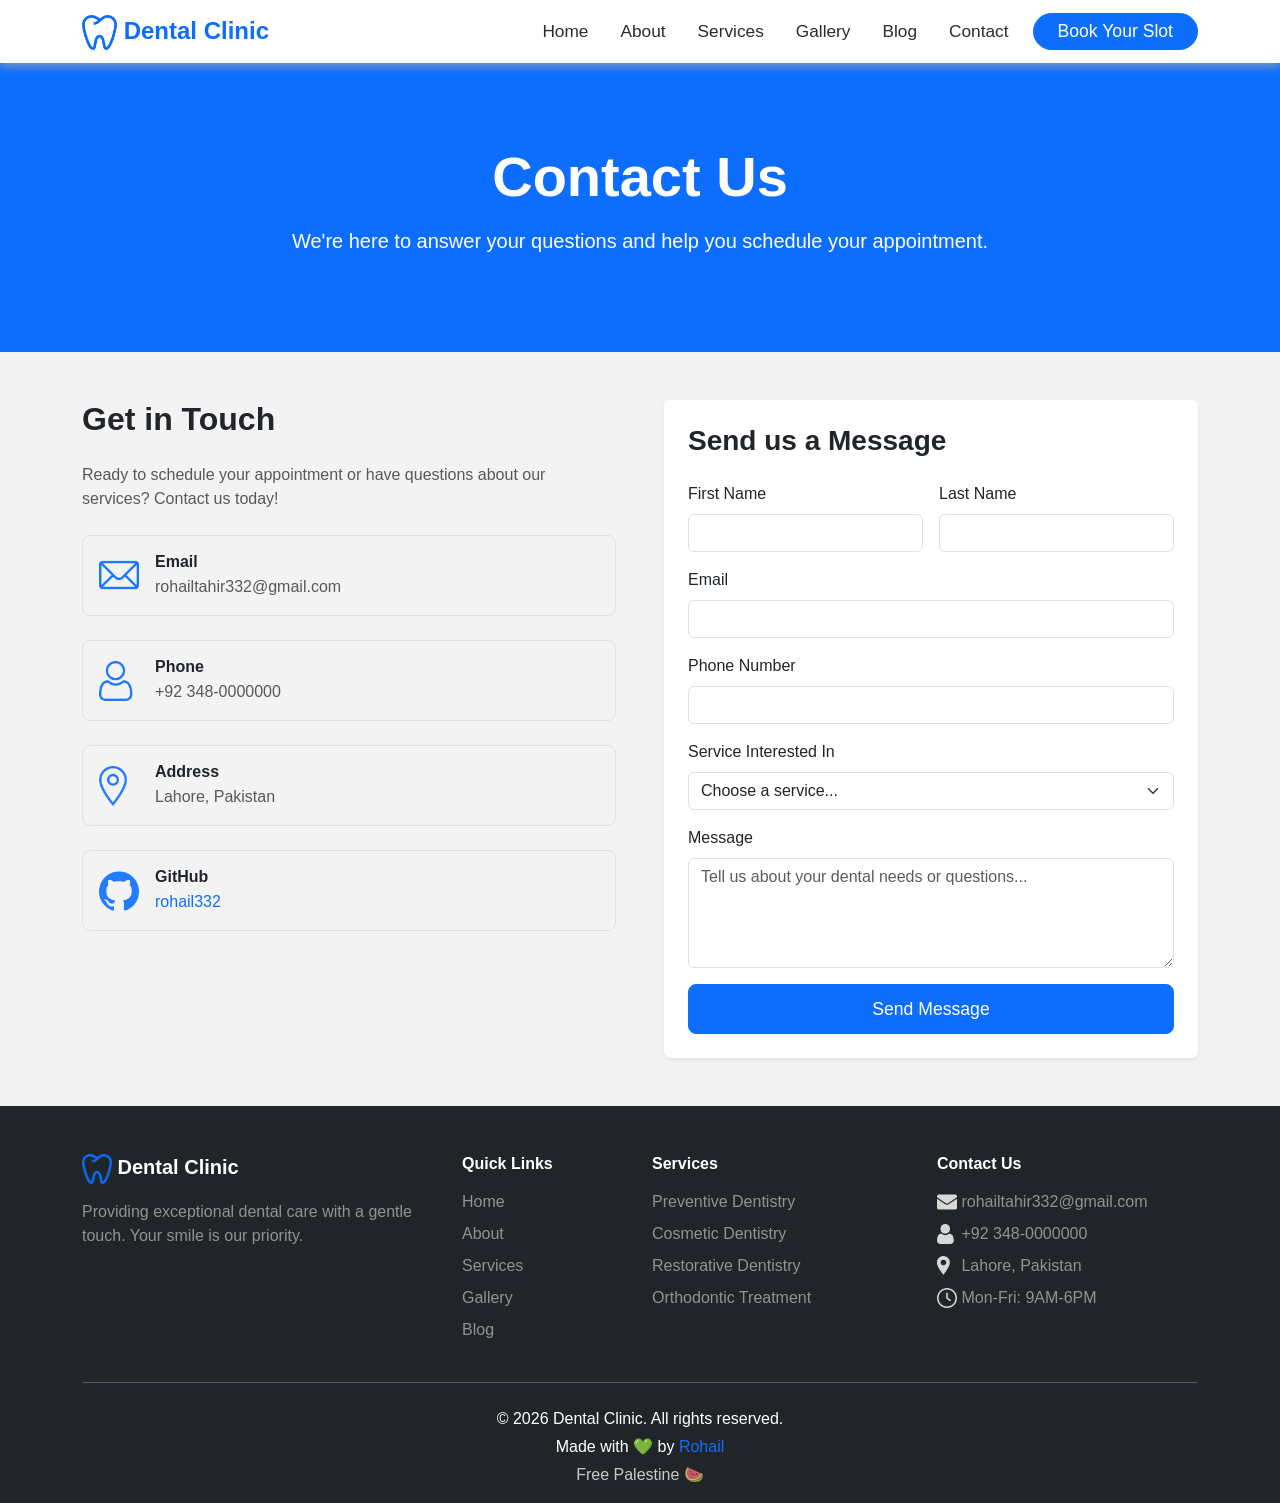
<file: contact.html>
<!DOCTYPE html>
<html lang="en">
<head>
    <meta charset="UTF-8">
    <meta name="viewport" content="width=device-width, initial-scale=1.0">
    <title>Contact - Dental Clinic</title>
    <link rel="shortcut icon" href="img/icon.jpeg" type="image/x-icon">
    <link rel="stylesheet" href="https://cdn.jsdelivr.net/npm/bootstrap@5.3.8/dist/css/bootstrap.min.css">
    <link rel="stylesheet" href="style.css">
</head>
<body>
    <header class="sticky-top bg-white shadow-sm">
        <nav class="navbar navbar-expand-lg">
            <div class="container">
                <a class="navbar-brand text-primary fw-bold fs-4" href="index.html">
                    <img src="img/tooth.png" alt="logo" width="35"> Dental Clinic
                </a>
                <button class="navbar-toggler" type="button" data-bs-toggle="collapse" data-bs-target="#navbarNav">
                    <span class="navbar-toggler-icon"></span>
                </button>
                <div class="collapse navbar-collapse justify-content-end" id="navbarNav">
                    <ul class="navbar-nav gap-3 align-items-center">
                        <li class="nav-item"><a class="nav-link" href="index.html">Home</a></li>
                        <li class="nav-item"><a class="nav-link" href="about.html">About</a></li>
                        <li class="nav-item"><a class="nav-link" href="services.html">Services</a></li>
                        <li class="nav-item"><a class="nav-link" href="gallery.html">Gallery</a></li>
                        <li class="nav-item"><a class="nav-link" href="blog.html">Blog</a></li>
                        <li class="nav-item"><a class="nav-link" href="contact.html">Contact</a></li>
                        <li class="nav-item"><button class="btn btn-primary rounded-pill px-4 py-1" onclick="location.href='contact.html'">Book Your Slot</button></li>
                    </ul>
                </div>
            </div>
        </nav>
    </header>

    <main>
        <section class="bg-primary text-white text-center header-section">
            <div class="container">
                <h1 class="fw-bold display-4 mb-3">Contact Us</h1>
                <p class="lead">We're here to answer your questions and help you schedule your appointment.</p>
            </div>
        </section>

        <section class="py-5">
            <div class="container">
                <div class="row g-5">
                    <div class="col-lg-6">
                        <h2 class="fw-bold mb-4">Get in Touch</h2>
                        <p class="text-muted mb-4">Ready to schedule your appointment or have questions about our services? Contact us today!</p>
                        
                        <div class="row g-4">
                            <div class="col-12">
                                <div class="d-flex align-items-center p-3 border rounded-3 card-hover">
                                    <img src="img/mail.png" alt="email" width="40" class="me-3">
                                    <div>
                                        <h6 class="fw-bold mb-1">Email</h6>
                                        <p class="text-muted mb-0">rohailtahir332@gmail.com</p>
                                    </div>
                                </div>
                            </div>
                            <div class="col-12">
                                <div class="d-flex align-items-center p-3 border rounded-3 card-hover">
                                    <img src="img/usbr.png" alt="phone" width="40" class="me-3">
                                    <div>
                                        <h6 class="fw-bold mb-1">Phone</h6>
                                        <p class="text-muted mb-0">+92 348-0000000</p>
                                    </div>
                                </div>
                            </div>
                            <div class="col-12">
                                <div class="d-flex align-items-center p-3 border rounded-3 card-hover">
                                    <img src="img/placeholder.png" alt="location" width="40" class="me-3">
                                    <div>
                                        <h6 class="fw-bold mb-1">Address</h6>
                                        <p class="text-muted mb-0">Lahore, Pakistan</p>
                                    </div>
                                </div>
                            </div>
                            <div class="col-12">
                                <div class="d-flex align-items-center p-3 border rounded-3 card-hover">
                                    <img src="img/github.png" alt="github" width="40" class="me-3">
                                    <div>
                                        <h6 class="fw-bold mb-1">GitHub</h6>
                                        <p class="text-muted mb-0">
                                            <a href="https://github.com/rohail332" target="_blank" class="text-primary text-decoration-none">rohail332</a>
                                        </p>
                                    </div>
                                </div>
                            </div>
                        </div>
                    </div>

                    <div class="col-lg-6">
                        <div class="card border-0 shadow-sm p-4">
                            <h3 class="fw-bold mb-4">Send us a Message</h3>
                            <form>
                                <div class="row g-3">
                                    <div class="col-md-6">
                                        <label for="firstName" class="form-label">First Name</label>
                                        <input type="text" class="form-control" id="firstName" required>
                                    </div>
                                    <div class="col-md-6">
                                        <label for="lastName" class="form-label">Last Name</label>
                                        <input type="text" class="form-control" id="lastName" required>
                                    </div>
                                    <div class="col-12">
                                        <label for="email" class="form-label">Email</label>
                                        <input type="email" class="form-control" id="email" required>
                                    </div>
                                    <div class="col-12">
                                        <label for="phone" class="form-label">Phone Number</label>
                                        <input type="tel" class="form-control" id="phone">
                                    </div>
                                    <div class="col-12">
                                        <label for="service" class="form-label">Service Interested In</label>
                                        <select class="form-select" id="service">
                                            <option selected>Choose a service...</option>
                                            <option value="preventive">Preventive Dentistry</option>
                                            <option value="cosmetic">Cosmetic Dentistry</option>
                                            <option value="restorative">Restorative Dentistry</option>
                                            <option value="orthodontic">Orthodontic Treatment</option>
                                            <option value="emergency">Emergency Care</option>
                                        </select>
                                    </div>
                                    <div class="col-12">
                                        <label for="message" class="form-label">Message</label>
                                        <textarea class="form-control" id="message" rows="4" placeholder="Tell us about your dental needs or questions..."></textarea>
                                    </div>
                                    <div class="col-12">
                                        <button type="submit" class="btn btn-primary btn-lg w-100">Send Message</button>
                                    </div>
                                </div>
                            </form>
                        </div>
                    </div>
                </div>
            </div>
        </section>
    </main>

    <footer class="bg-dark text-white pt-5 pb-3">
        <div class="container">
            <div class="row g-4">
                <div class="col-lg-4">
                    <h5 class="fw-bold mb-3"><img src="img/tooth.png" alt="logo" width="30"> Dental Clinic</h5>
                    <p class="text-white-50">Providing exceptional dental care with a gentle touch. Your smile is our priority.</p>
                </div>
                <div class="col-lg-2 col-md-4">
                    <h6 class="fw-bold mb-3">Quick Links</h6>
                    <ul class="list-unstyled">
                        <li class="mb-2"><a href="index.html" class="text-white-50 text-decoration-none change">Home</a></li>
                        <li class="mb-2"><a href="about.html" class="text-white-50 text-decoration-none change">About</a></li>
                        <li class="mb-2"><a href="services.html" class="text-white-50 text-decoration-none change">Services</a></li>
                        <li class="mb-2"><a href="gallery.html" class="text-white-50 text-decoration-none change">Gallery</a></li>
                        <li class="mb-2"><a href="blog.html" class="text-white-50 text-decoration-none change">Blog</a></li>
                    </ul>
                </div>
                <div class="col-lg-3 col-md-4">
                    <h6 class="fw-bold mb-3">Services</h6>
                    <ul class="list-unstyled">
                        <li class="mb-2"><a href="services.html" class="text-white-50 text-decoration-none change">Preventive Dentistry</a></li>
                        <li class="mb-2"><a href="services.html" class="text-white-50 text-decoration-none change">Cosmetic Dentistry</a></li>
                        <li class="mb-2"><a href="services.html" class="text-white-50 text-decoration-none change">Restorative Dentistry</a></li>
                        <li class="mb-2"><a href="services.html" class="text-white-50 text-decoration-none change">Orthodontic Treatment</a></li>
                    </ul>
                </div>
                <div class="col-lg-3 col-md-4">
                    <h6 class="fw-bold mb-3">Contact Us</h6>
                    <ul class="list-unstyled text-white-50">
                      <li class="mb-2"><img src="img/email.png" alt="" width="20px">  rohailtahir332@gmail.com</li>
                      <li class="mb-2"><img src="img/user w.png" alt="" width="20px"> +92 348-0000000</li>
                      <li class="mb-2"><img src="img/gps.png" alt="" width="20px"> Lahore, Pakistan</li>
                        <li class="mb-2"><img src="img/clock.png" alt="" width="20px"> Mon-Fri: 9AM-6PM</li>
                    </ul>
                </div>
            </div>
            <hr class="my-4 opacity-25">
            <div class="text-center">
                <p class="mb-1">© 2026 Dental Clinic. All rights reserved.</p>
                <p class="mb-1">Made with 💚 by <a href="https://github.com/rohail332" target="_blank" class="text-primary text-decoration-none">Rohail</a></p>
                <p class="mb-0 opacity-75">Free Palestine 🍉</p>
            </div>
        </div>
    </footer>
    <script src="https://cdn.jsdelivr.net/npm/bootstrap@5.3.8/dist/js/bootstrap.bundle.min.js"></script>
</body>
</html>
</file>
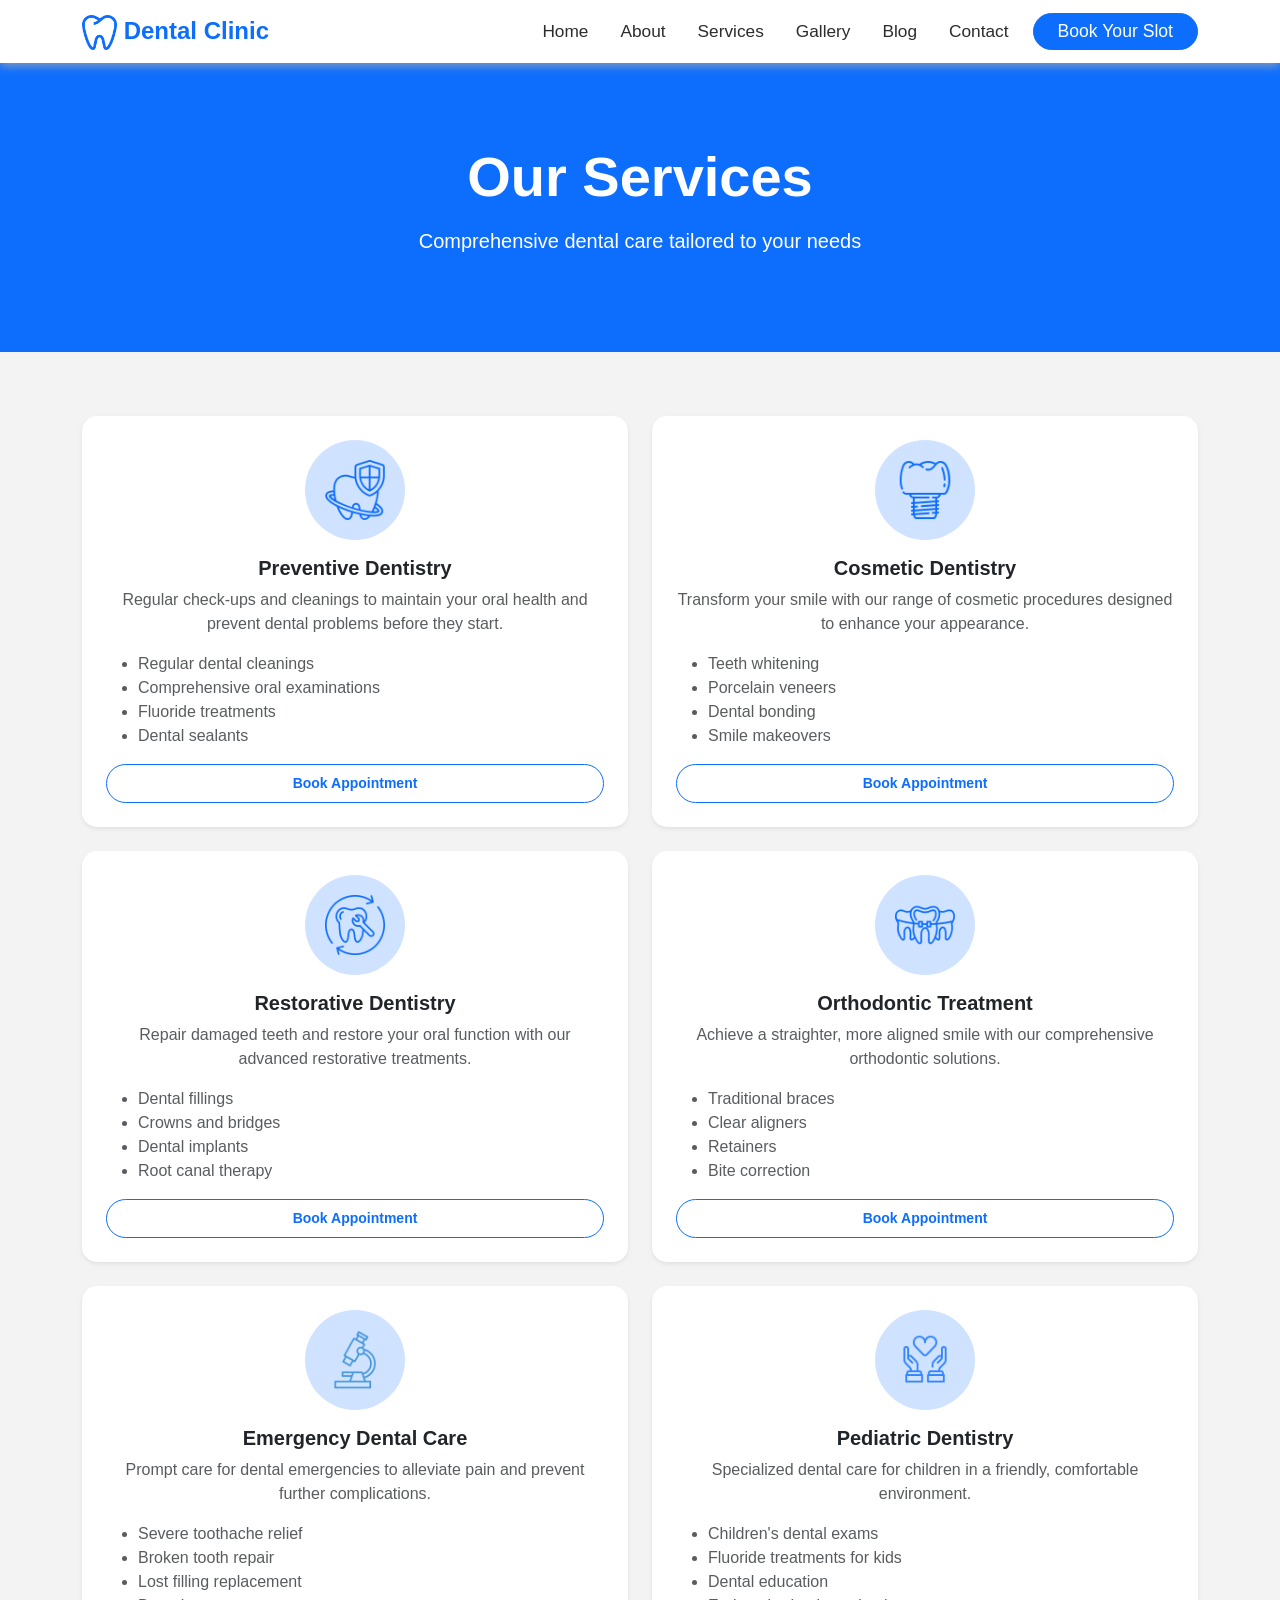
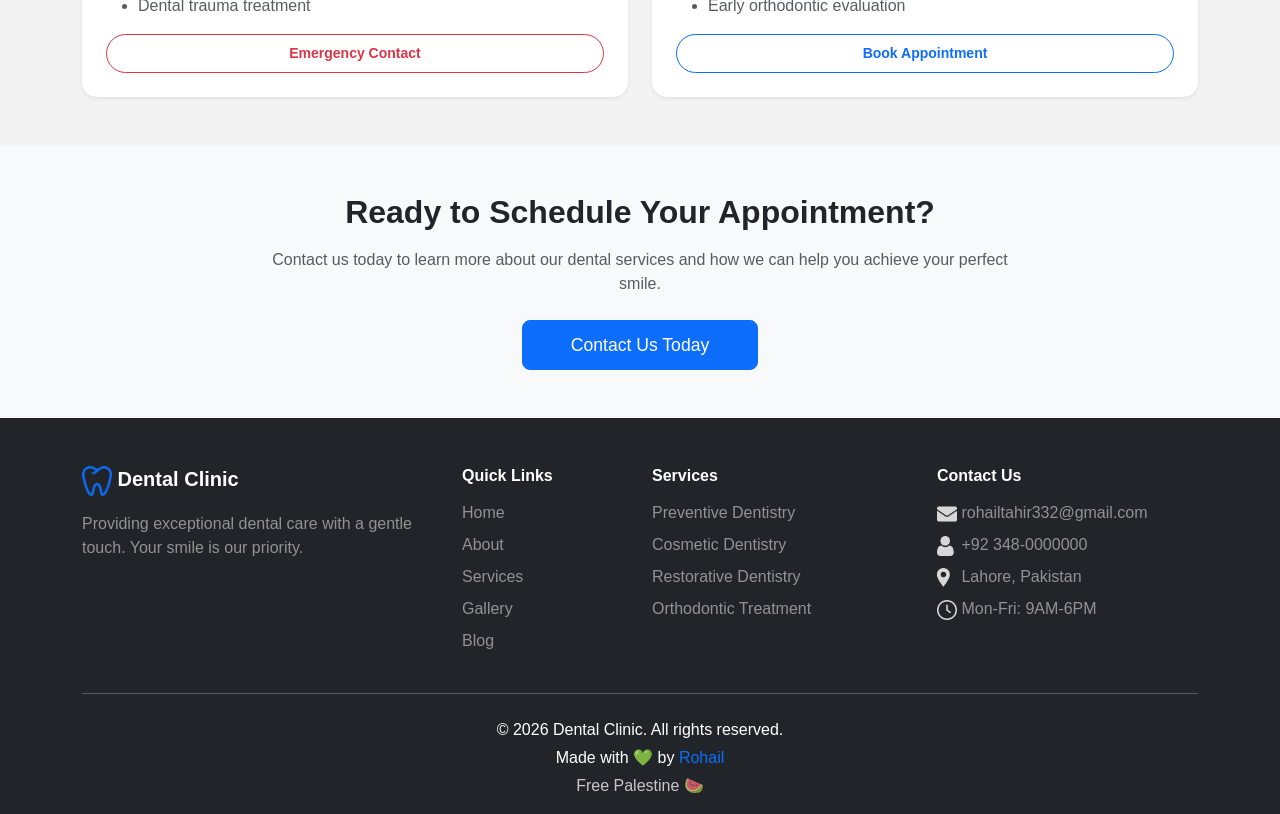
<file: services.html>
<!DOCTYPE html>
<html lang="en">
<head>
    <meta charset="UTF-8">
    <meta name="viewport" content="width=device-width, initial-scale=1.0">
    <title>Services - Dental Clinic</title>
    <link rel="shortcut icon" href="img/icon.jpeg" type="image/x-icon">
    <link rel="stylesheet" href="https://cdn.jsdelivr.net/npm/bootstrap@5.3.8/dist/css/bootstrap.min.css">
    <link rel="stylesheet" href="style.css">
</head>
<body>
    <header class="sticky-top bg-white shadow-sm">
        <nav class="navbar navbar-expand-lg">
            <div class="container">
                <a class="navbar-brand text-primary fw-bold fs-4" href="index.html">
                    <img src="img/tooth.png" alt="logo" width="35"> Dental Clinic
                </a>
                <button class="navbar-toggler" type="button" data-bs-toggle="collapse" data-bs-target="#navbarNav">
                    <span class="navbar-toggler-icon"></span>
                </button>
                <div class="collapse navbar-collapse justify-content-end" id="navbarNav">
                    <ul class="navbar-nav gap-3 align-items-center">
                        <li class="nav-item"><a class="nav-link" href="index.html">Home</a></li>
                        <li class="nav-item"><a class="nav-link" href="about.html">About</a></li>
                        <li class="nav-item"><a class="nav-link" href="services.html">Services</a></li>
                        <li class="nav-item"><a class="nav-link" href="gallery.html">Gallery</a></li>
                        <li class="nav-item"><a class="nav-link" href="blog.html">Blog</a></li>
                        <li class="nav-item"><a class="nav-link" href="contact.html">Contact</a></li>
                        <li class="nav-item"><button class="btn btn-primary rounded-pill px-4 py-1" onclick="location.href='contact.html'">Book Your Slot</button></li>
                    </ul>
                </div>
            </div>
        </nav>
    </header>

    <main>
        <section class="bg-primary text-white text-center header-section">
            <div class="container">
                <h1 class="fw-bold display-4 mb-3">Our Services</h1>
                <p class="lead">Comprehensive dental care tailored to your needs</p>
            </div>
        </section>

        <section class="py-5">
            <div class="container">
                <div class="text-center mb-3">
                </div>
                <div class="row g-4">
                    <div class="col-lg-6">
                        <div class="card border-0 shadow-sm p-4 h-100 service-card text-center">
                            <div class="bg-primary-subtle rounded-circle mx-auto mb-3 d-flex align-items-center justify-content-center" style="width: 100px; height: 100px;">
                                <img src="img/protection.png" alt="Preventive" width="60" height="60">
                            </div>
                            <h5 class="fw-bold mb-2">Preventive Dentistry</h5>
                            <p class="text-muted mb-3">Regular check-ups and cleanings to maintain your oral health and prevent dental problems before they start.</p>
                            <ul class="text-muted mb-3 text-start">
                                <li>Regular dental cleanings</li>
                                <li>Comprehensive oral examinations</li>
                                <li>Fluoride treatments</li>
                                <li>Dental sealants</li>
                            </ul>
                            <a href="contact.html" class="btn btn-outline-primary btn-sm service-btn">Book Appointment</a>
                        </div>
                    </div>
                    <div class="col-lg-6">
                        <div class="card border-0 shadow-sm p-4 h-100 service-card text-center">
                            <div class="bg-primary-subtle rounded-circle mx-auto mb-3 d-flex align-items-center justify-content-center" style="width: 100px; height: 100px;">
                                <img src="img/implant.png" alt="Cosmetic" width="60" height="60">
                            </div>
                            <h5 class="fw-bold mb-2">Cosmetic Dentistry</h5>
                            <p class="text-muted mb-3">Transform your smile with our range of cosmetic procedures designed to enhance your appearance.</p>
                            <ul class="text-muted mb-3 text-start">
                                <li>Teeth whitening</li>
                                <li>Porcelain veneers</li>
                                <li>Dental bonding</li>
                                <li>Smile makeovers</li>
                            </ul>
                            <a href="contact.html" class="btn btn-outline-primary btn-sm service-btn">Book Appointment</a>
                        </div>
                    </div>
                    <div class="col-lg-6">
                        <div class="card border-0 shadow-sm p-4 h-100 service-card text-center">
                            <div class="bg-primary-subtle rounded-circle mx-auto mb-3 d-flex align-items-center justify-content-center" style="width: 100px; height: 100px;">
                                <img src="img/happy-face.png" alt="Restorative" width="60" height="60">
                            </div>
                            <h5 class="fw-bold mb-2">Restorative Dentistry</h5>
                            <p class="text-muted mb-3">Repair damaged teeth and restore your oral function with our advanced restorative treatments.</p>
                            <ul class="text-muted mb-3 text-start">
                                <li>Dental fillings</li>
                                <li>Crowns and bridges</li>
                                <li>Dental implants</li>
                                <li>Root canal therapy</li>
                            </ul>
                            <a href="contact.html" class="btn btn-outline-primary btn-sm service-btn">Book Appointment</a>
                        </div>
                    </div>
                    <div class="col-lg-6">
                        <div class="card border-0 shadow-sm p-4 h-100 service-card text-center">
                            <div class="bg-primary-subtle rounded-circle mx-auto mb-3 d-flex align-items-center justify-content-center" style="width: 100px; height: 100px;">
                                <img src="img/braces.png" alt="Orthodontic" width="60" height="60">
                            </div>
                            <h5 class="fw-bold mb-2">Orthodontic Treatment</h5>
                            <p class="text-muted mb-3">Achieve a straighter, more aligned smile with our comprehensive orthodontic solutions.</p>
                            <ul class="text-muted mb-3 text-start">
                                <li>Traditional braces</li>
                                <li>Clear aligners</li>
                                <li>Retainers</li>
                                <li>Bite correction</li>
                            </ul>
                            <a href="contact.html" class="btn btn-outline-primary btn-sm service-btn">Book Appointment</a>
                        </div>
                    </div>
                    <div class="col-lg-6">
                        <div class="card border-0 shadow-sm p-4 h-100 service-card text-center">
                            <div class="bg-primary-subtle rounded-circle mx-auto mb-3 d-flex align-items-center justify-content-center" style="width: 100px; height: 100px;">
                                <img src="img/tooth1.png" alt="Emergency" width="60" height="60">
                            </div>
                            <h5 class="fw-bold mb-2">Emergency Dental Care</h5>
                            <p class="text-muted mb-3">Prompt care for dental emergencies to alleviate pain and prevent further complications.</p>
                            <ul class="text-muted mb-3 text-start">
                                <li>Severe toothache relief</li>
                                <li>Broken tooth repair</li>
                                <li>Lost filling replacement</li>
                                <li>Dental trauma treatment</li>
                            </ul>
                            <a href="contact.html" class="btn btn-outline-danger btn-sm service-btn emergency-btn">Emergency Contact</a>
                        </div>
                    </div>
                    <div class="col-lg-6">
                        <div class="card border-0 shadow-sm p-4 h-100 service-card text-center">
                            <div class="bg-primary-subtle rounded-circle mx-auto mb-3 d-flex align-items-center justify-content-center" style="width: 100px; height: 100px;">
                                <img src="img/home.png" alt="Pediatric" width="60" height="60">
                            </div>
                            <h5 class="fw-bold mb-2">Pediatric Dentistry</h5>
                            <p class="text-muted mb-3">Specialized dental care for children in a friendly, comfortable environment.</p>
                            <ul class="text-muted mb-3 text-start">
                                <li>Children's dental exams</li>
                                <li>Fluoride treatments for kids</li>
                                <li>Dental education</li>
                                <li>Early orthodontic evaluation</li>
                            </ul>
                            <a href="contact.html" class="btn btn-outline-primary btn-sm service-btn">Book Appointment</a>
                        </div>
                    </div>
                </div>
            </div>
        </section>

        <section class="py-5 bg-light">
            <div class="container text-center">
                <h2 class="fw-bold mb-3">Ready to Schedule Your Appointment?</h2>
                <p class="text-muted mb-4 col-lg-8 mx-auto">Contact us today to learn more about our dental services and how we can help you achieve your perfect smile.</p>
                <a href="contact.html" class="btn btn-primary btn-lg px-5">Contact Us Today</a>
            </div>
        </section>
    </main>

    <footer class="bg-dark text-white pt-5 pb-3">
        <div class="container">
            <div class="row g-4">
                <div class="col-lg-4">
                    <h5 class="fw-bold mb-3"><img src="img/tooth.png" alt="logo" width="30"> Dental Clinic</h5>
                    <p class="text-white-50">Providing exceptional dental care with a gentle touch. Your smile is our priority.</p>
                </div>
                <div class="col-lg-2 col-md-4">
                    <h6 class="fw-bold mb-3">Quick Links</h6>
                    <ul class="list-unstyled">
                        <li class="mb-2"><a href="index.html" class="text-white-50 text-decoration-none change">Home</a></li>
                        <li class="mb-2"><a href="about.html" class="text-white-50 text-decoration-none change">About</a></li>
                        <li class="mb-2"><a href="services.html" class="text-white-50 text-decoration-none change">Services</a></li>
                        <li class="mb-2"><a href="gallery.html" class="text-white-50 text-decoration-none change">Gallery</a></li>
                        <li class="mb-2"><a href="blog.html" class="text-white-50 text-decoration-none change">Blog</a></li>
                    </ul>
                </div>
                <div class="col-lg-3 col-md-4">
                    <h6 class="fw-bold mb-3">Services</h6>
                    <ul class="list-unstyled">
                        <li class="mb-2"><a href="services.html" class="text-white-50 text-decoration-none change">Preventive Dentistry</a></li>
                        <li class="mb-2"><a href="services.html" class="text-white-50 text-decoration-none change">Cosmetic Dentistry</a></li>
                        <li class="mb-2"><a href="services.html" class="text-white-50 text-decoration-none change">Restorative Dentistry</a></li>
                        <li class="mb-2"><a href="services.html" class="text-white-50 text-decoration-none change">Orthodontic Treatment</a></li>
                    </ul>
                </div>
                <div class="col-lg-3 col-md-4">
                    <h6 class="fw-bold mb-3">Contact Us</h6>
                    <ul class="list-unstyled text-white-50">
                      <li class="mb-2"><img src="img/email.png" alt="" width="20px">  rohailtahir332@gmail.com</li>
                      <li class="mb-2"><img src="img/user w.png" alt="" width="20px"> +92 348-0000000</li>
                      <li class="mb-2"><img src="img/gps.png" alt="" width="20px"> Lahore, Pakistan</li>
                        <li class="mb-2"><img src="img/clock.png" alt="" width="20px"> Mon-Fri: 9AM-6PM</li>
                    </ul>
                </div>
            </div>
            <hr class="my-4 opacity-25">
            <div class="text-center">
                <p class="mb-1">© 2026 Dental Clinic. All rights reserved.</p>
                <p class="mb-1">Made with 💚 by <a href="https://github.com/rohail332" target="_blank" class="text-primary text-decoration-none">Rohail</a></p>
                <p class="mb-0 opacity-75">Free Palestine 🍉</p>
            </div>
        </div>
    </footer>
    <script src="https://cdn.jsdelivr.net/npm/bootstrap@5.3.8/dist/js/bootstrap.bundle.min.js"></script>
</body>
</html>
</file>
<file: style.css>
* {
    padding: 0;
    margin: 0;
}

html {
    scroll-behavior: smooth;
}

body {
    font-family: Arial, Helvetica, sans-serif;
    background-color: rgb(243, 243, 243);
}

header {
    position: fixed;
    width: 100%;
    top: 0;
    z-index: 1000;
}

nav {
    box-shadow: 0 3px 9px rgba(177, 177, 177, 0.75);
    background-color: #fffffff2;
}

.nav-link {
    color: rgb(44, 44, 44);
    font-size: 1.08rem;
    position: relative;
}

.nav-link::before {
    content: '';
    position: absolute;
    left: 0;
    width: 0%;
    top: auto;
    bottom: 6px;
    height: 2px;
    background: #0D6EFD;
    transition: width 0.3s;
}

.nav-link:hover::before {
    width: 100%;
}

.nav-link:hover {
    color: #0D6EFD;
}

.btn-primary {
    font-size: 1.1rem;
    padding: 11px 23px;
    transition: all 0.3s ease;
}

.btn-primary:hover {
    transform: translateY(-3.70px);
    box-shadow: 0 4px 15px rgba(13, 110, 253, 0.4);
}

.btn-secondary {
    font-size: 1.1rem;
    padding: 11px 23px;
    transition: all 0.3s ease;
}

.btn-secondary:hover {
    transform: translateY(-3.70px);
    box-shadow: 0 4px 15px rgba(139, 139, 139, 0.4);
}

.card-hover {
    transition: transform 0.3s ease, box-shadow 0.3s ease;
}

.card-hover:hover {
    transform: translateY(-10px);
    box-shadow: 0 10px 30px rgba(0, 0, 0, 0.15) !important;
}

.gallery-hover {
    transition: transform 0.3s ease, box-shadow 0.3s ease;
    cursor: pointer;
}

.gallery-hover:hover {
    transform: scale(1.05);
    box-shadow: 0 8px 20px rgba(0, 0, 0, 0.2);
}

.gallery-img {
    height: 250px;
    object-fit: cover;
}

.testimonial-img {
    width: 80px;
    height: 80px;
    object-fit: cover;
}

.blog-img {
    height: 200px;
    object-fit: cover;
}

.change:hover {
    color: #4e95ff !important;
}

.header-section {
    padding: 5rem;
}

.service-btn {
    border-radius: 25px;
    padding: 8px 20px;
    font-weight: 600;
    transition: all 0.3s ease;
}

.service-btn:hover {
    transform: translateY(-2px);
    box-shadow: 0 8px 25px rgba(13, 110, 253, 0.3);
}

.emergency-btn:hover {
    box-shadow: 0 8px 25px rgba(220, 53, 69, 0.3);
}

.service-card {
    transition: all 0.3s ease;
    border-radius: 15px;
}

.service-card:hover {
    transform: scale(1.05);
    box-shadow: 0 15px 30px rgba(0, 0, 0, 0.15);
}

@media (max-width: 768px) {

    footer .col-lg-4,
    footer .col-lg-2,
    footer .col-lg-3,
    footer .col-md-4 {
        text-align: center;
    }

    #home .col-lg-6 {
        text-align: center;
    }

    #home .btn-lg {
        display: inline-block;
        margin: 0.5rem 0.5rem;
    }
    #home h1{
        margin-top: 2rem;
    }
    #services{
        margin-top: 3rem;
    }
}
</file>
